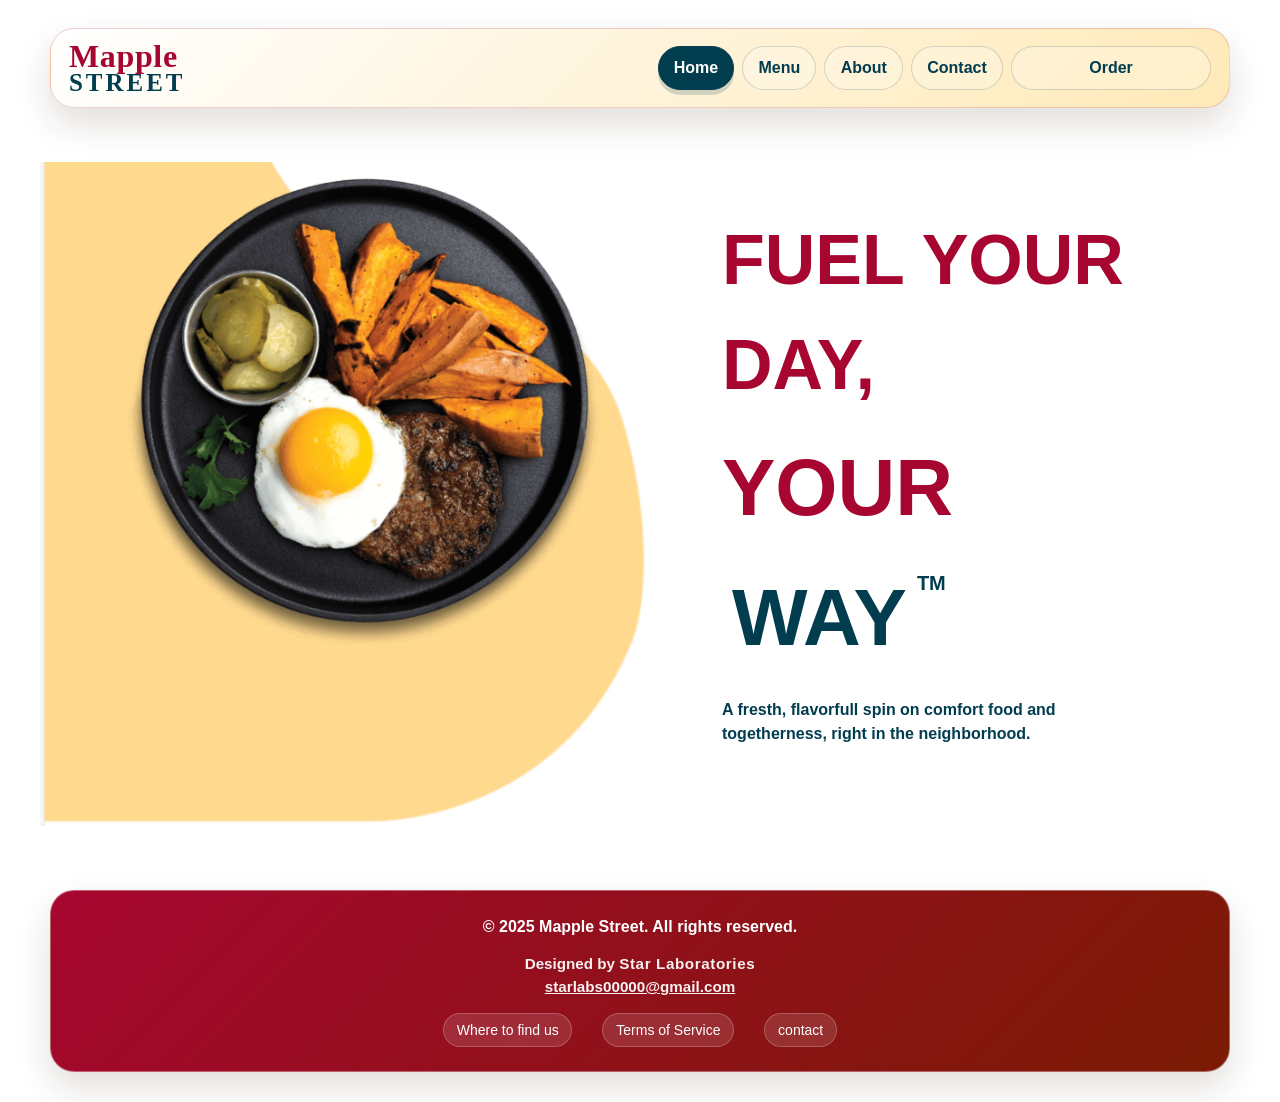
<file: index.html>
<!DOCTYPE html>
<html lang="en">

<head>
    <meta charset="UTF-8" />
    <meta name="viewport" content="width=device-width, initial-scale=1.0" />
    <title>Mapple Street</title>
    <link rel="stylesheet" href="style.css" />
    <link rel="stylesheet" href="shared.css" />

</head>

<body>
    <header>
        <div class="brand">
            
            <h1 class="logo">Mapple<span>Street</span></h1>
        </div>

        <nav class="navbar">
            


            <input type="checkbox" id="menu-toggle">
            <label for="menu-toggle" class="menu-icon">&#9776;</label>


            <ul class="nav-links">
                <li><a class="home" href="../Assignment 7/Index.html" aria-current="page">Home</a></li>
                <li><a class="menu" href="../Assignment 7/menu/menu.html">Menu</a></li>

                <li><a class="about" href="../Assignment 7/about/index.html">About</a></li>
                <li><a class="contact" href="../Assignment 7/m/contact.html">Contact</a></li>
                <li><a class="navbar-btn" href="../Assignment 7/Order for Final Project/index-1.html">Order</a></li>
            </ul>
        </nav>
    </header>





    <main>

        <div class="image-text-container">
            <img class="pic" src="Screenshot (28).png" width="500px" alt="Descriptive alt text">
            <div class="text-side">
                <div class="text">
                    <h2>FUEL YOUR DAY,</h2>
                    <h3>YOUR<b class="way">WAY<sup>TM</sup></b></h3>
                    <p>A fresth, flavorfull spin on comfort food and <br>
                        togetherness, right in the neighborhood.</p>





                    <p><br></p>

                </div>
            </div>
        </div>

    </main>
    <footer class="footer">
        <div class="footer-container">
            <p>&copy; 2025 Mapple Street. All rights reserved.</p>
            <p class="footer-credit">Designed by <strong>Star Laboratories</strong><br>
                <a href="mailto:starlabs00000@gmail.com">starlabs00000@gmail.com</a>
            </p>
            <div class="footer-links">
                <a class="where" href="../Assignment 7/about/index.html">Where to find us</a>
                <a class="terms" href="../Assignment 7/m/contact.html">Terms of Service</a>
                <a class="contact-us" href="../Assignment 7/m/contact.html">contact </a>
            </div>
        </div>
    </footer>


</body>

</html>
</file>
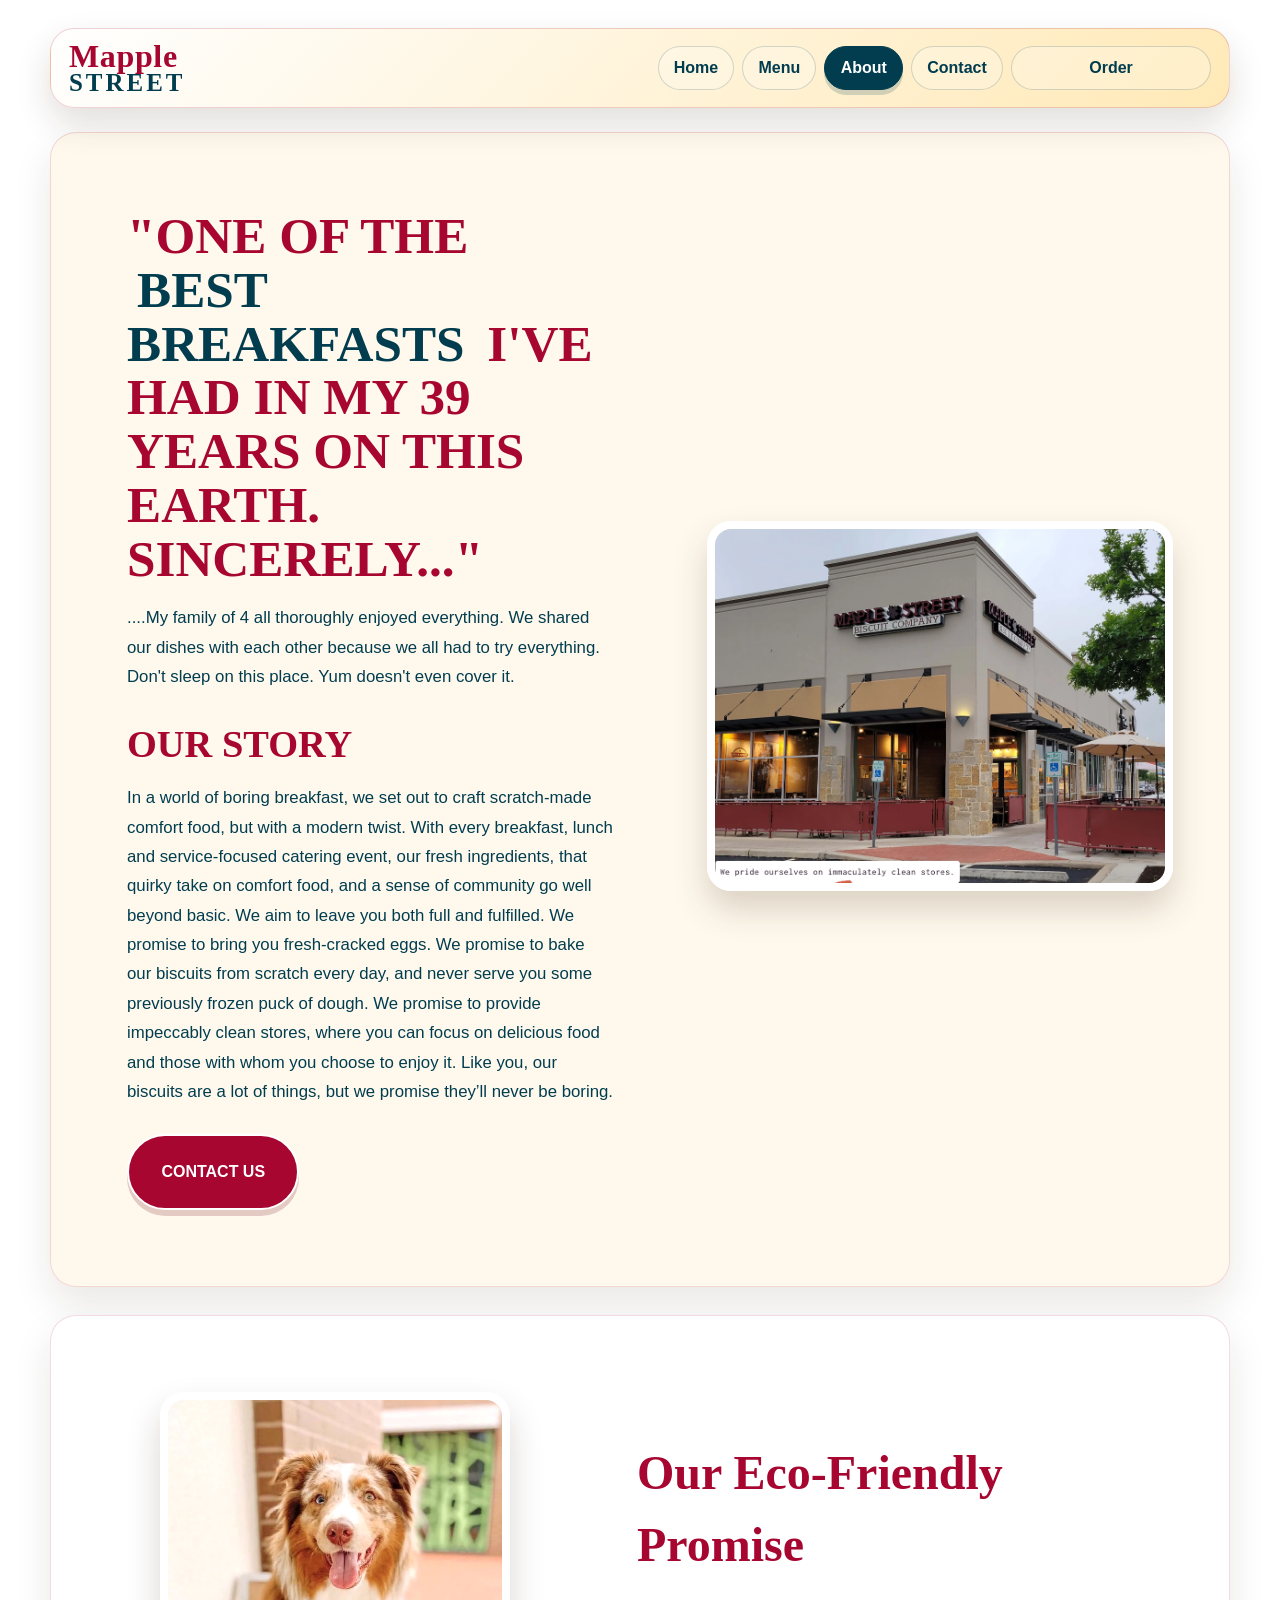
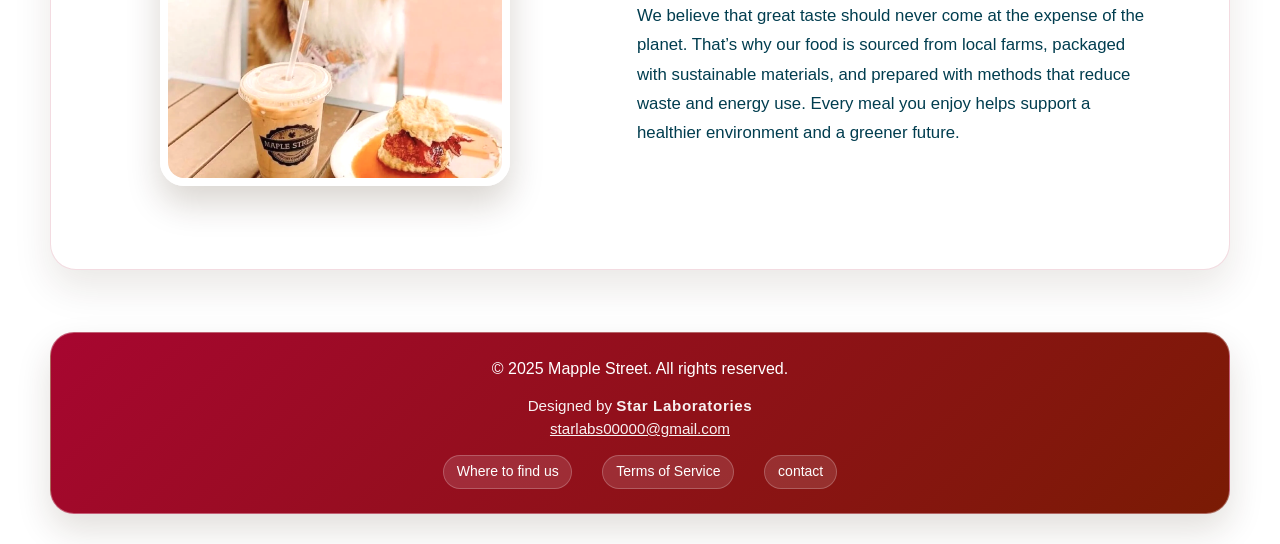
<file: about/index.html>
<!DOCTYPE html>
<html lang="en">

<head>
    <meta charset="UTF-8">
    <meta name="viewport" content="width=device-width, initial-scale=1.0">
    <title>About</title>
    <link rel="stylesheet" href="./about.css">
    <link rel="stylesheet" href="../shared.css">
</head>

<body>

    <header>
        <div class="brand">
            
            <h1 class="logo">Mapple<span>Street</span></h1>
        </div>

          <nav class="navbar">
            


            <input type="checkbox" id="menu-toggle">
            <label for="menu-toggle" class="menu-icon">&#9776;</label>


            <ul class="nav-links">
                <li><a class="home" href="../index.html">Home</a></li>
                <li><a class="menu" href="../menu/menu.html">Menu</a></li>

                <li><a class="about" href="../about/index.html" aria-current="page">About</a></li>
                <li><a class="contact" href="../m/contact.html">Contact</a></li>
                <li><a class="navbar-btn" href="../Order for Final Project/index-1.html">Order</a></li>
            </ul>
        </nav>
    </header>



    <div class="section">
        
        <div class="left">
            <h1 class="page-header">"ONE OF THE <span class="highlight">BEST BREAKFASTS</span>
        I'VE HAD IN MY 39 YEARS ON THIS EARTH. SINCERELY..."</h1>
            <p class="page-paragraph">
                ....My family of 4 all thoroughly enjoyed everything. We shared our dishes with
                each other because we all had to try everything. Don't sleep on this place. Yum doesn't
                even cover it.
            </p>

            <h2 class="story">OUR STORY</h2>

            <p>In a world of boring breakfast, we set out to craft scratch-made comfort food, but with a modern twist. With every breakfast, lunch and service-focused catering event, our fresh ingredients, that quirky take on comfort food, and a sense of community go well beyond basic. We aim to leave you both full and fulfilled.

We promise to bring you fresh-cracked eggs. We promise to bake our biscuits from scratch every day, and never serve you some previously frozen puck of dough. We promise to provide impeccably clean stores, where you can focus on delicious food and those with whom you choose to enjoy it. Like you, our biscuits are a lot of things, but we promise they’ll never be boring.</p>
            <a class="cta-btn" href="../m/contact.html"><b>CONTACT US</b></a>
        </div>

       
        <div class="right">
            <div class="outline"></div>
            <img class="building" src="../about/building.png" alt="Breakfast Image">
        </div>
    </div>

     <div class="eco-section">
    
    <div class="eco-left">
      <img src="../dog.png" alt="Eco Friendly Food">
    </div>

    
    <div class="eco-right">
      <h1>Our Eco‑Friendly Promise</h1>
      <p>
        We believe that great taste should never come at the expense of the planet. 
        That’s why our food is sourced from local farms, packaged with sustainable materials, 
        and prepared with methods that reduce waste and energy use. Every meal you enjoy 
        helps support a healthier environment and a greener future.
      </p>
    </div>
  </div>

    <footer class="footer">
        <div class="footer-container">
            <p>&copy; 2025 Mapple Street. All rights reserved.</p>
            <p class="footer-credit">Designed by <strong>Star Laboratories</strong><br>
                <a href="mailto:starlabs00000@gmail.com">starlabs00000@gmail.com</a>
            </p>
            <div class="footer-links">
                <a class="where" href="#">Where to find us</a>
                <a class="terms" href="../m/contact.html">Terms of Service</a>
                <a class="contact-us" href="../m/contact.html">contact </a>
            </div>
        </div>
    </footer>

</body>

</html>
</file>
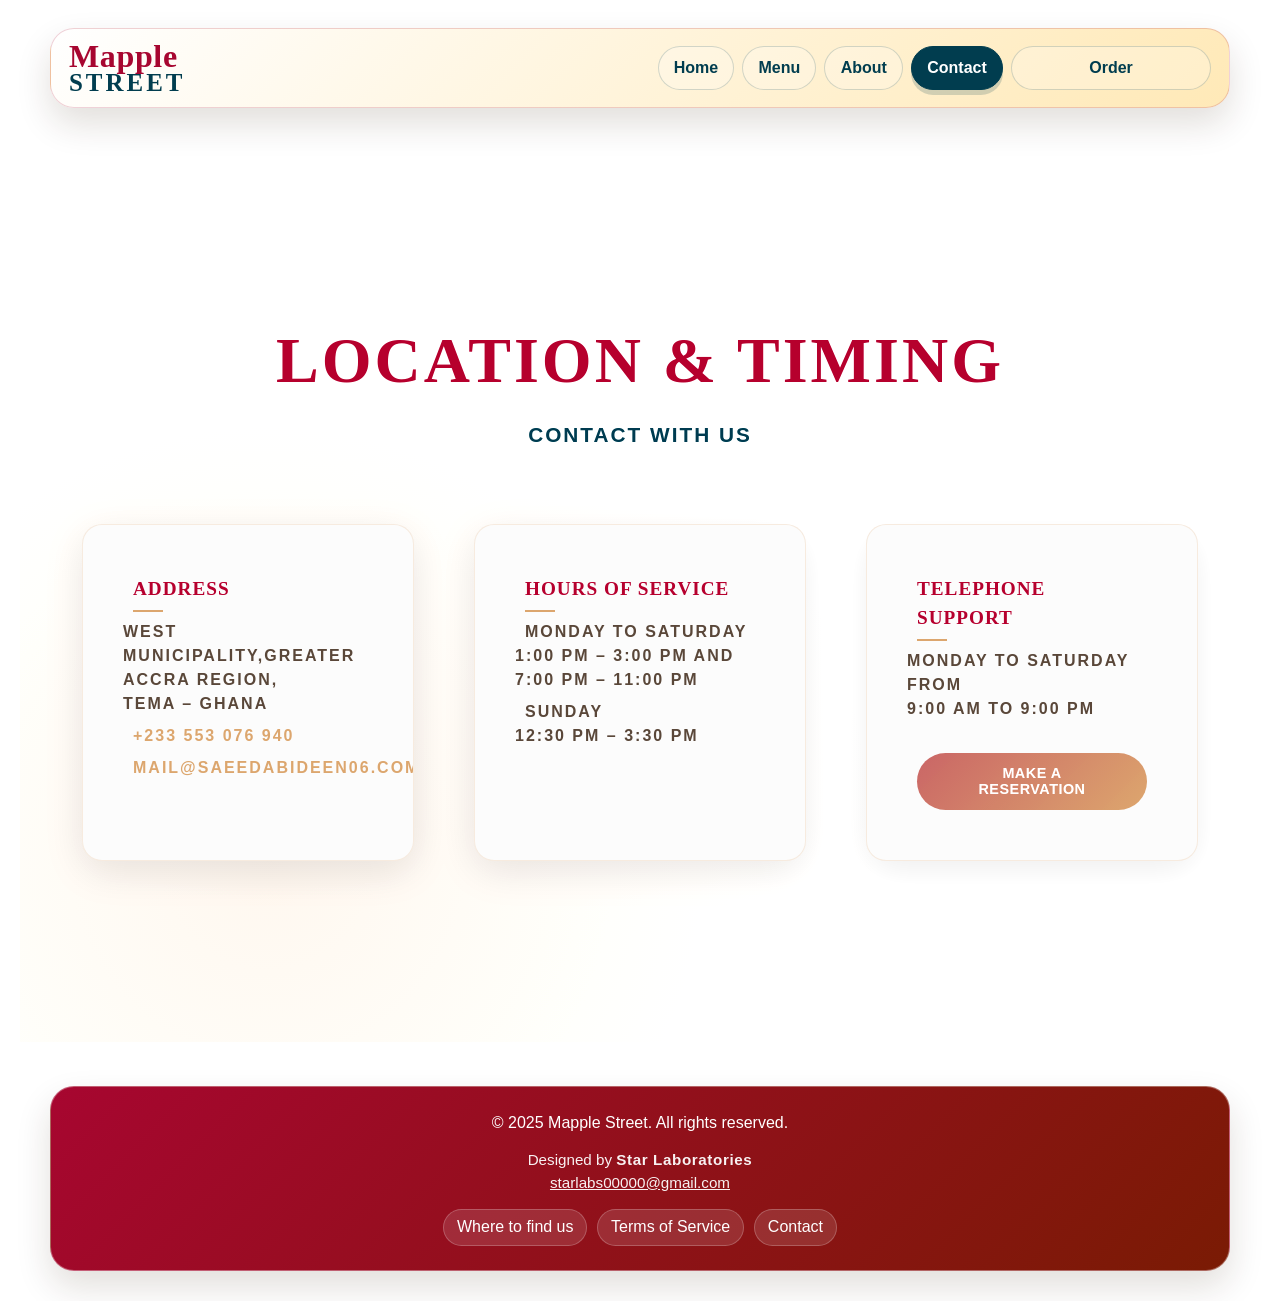
<file: m/contact.html>
<!DOCTYPE html>
<html lang="en">
<head>
    <meta charset="UTF-8">
    <meta name="viewport" content="width=device-width, initial-scale=1.0">
    <title>Contact – Saeed&Co</title>
    <link rel="stylesheet" href="./contact.css">
    <link rel="stylesheet" href="../shared.css">
    
</head>
<body>

     <header>
        <div class="brand">
            
            <h1 class="logo">Mapple<span>Street</span></h1>
        </div>

         <nav class="navbar">
            


            <input type="checkbox" id="menu-toggle">
            <label for="menu-toggle" class="menu-icon">&#9776;</label>


            <ul class="nav-links">
                <li><a class="home" href="../index.html">Home</a></li>
                <li><a class="menu" href="../menu/menu.html">Menu</a></li>

                <li><a class="about" href="../about/index.html">About</a></li>
                <li><a class="contact" href="../m/contact.html" aria-current="page">Contact</a></li>
                <li><a class="navbar-btn" href="../Order for Final Project/index-1.html">Order</a></li>
            </ul>
        </nav>
    </header>

  

    
    <section class="contact-section">
        <div class="contact-content">
            <h1 class="location">LOCATION & TIMING</h1>
            <p>CONTACT WITH US</p>

            <div class="info-grid">
               
                <div class="card">
                    <h3 class="grid-header" >Address</h3>
                    <p>WEST MUNICIPALITY,GREATER ACCRA REGION,<br>Tema – Ghana</p>
                    <p><a href="tel:+233553076940">+233 553 076 940</a></p>
                    <p><a href="mailto:mail@saeedabideen.com">mail@saeedabideen06.com</a></p>
                </div>

                
                <div class="card">
                    <h3 class="grid-header">Hours of Service</h3>
                    <p><strong>Monday to Saturday</strong><br>
                       1:00 pm – 3:00 pm and<br>
                       7:00 pm – 11:00 pm</p>
                    <p><strong>Sunday</strong><br>
                       12:30 pm – 3:30 pm</p>
                </div>

              
                <div class="card">
                    <h3 class="grid-header">Telephone Support</h3>
                    <p>Monday to Saturday from<br>
                       9:00 am to 9:00 pm</p>
                    <button class="btn-reserve">Make a Reservation</button>
                </div>
            </div>
        </div>
    </section>

    <footer class="footer">
        <div class="footer-container">
            <p>&copy; 2025 Mapple Street. All rights reserved.</p>
            <p class="footer-credit">Designed by <strong>Star Laboratories</strong><br>
                <a href="mailto:starlabs00000@gmail.com">starlabs00000@gmail.com</a>
            </p>
            <div class="footer-links">
                <a class="where" href="../about/index.html">Where to find us</a>
                <a class="terms" href="../m/contact.html">Terms of Service</a>
                <a class="contact-us" href="../m/contact.html">Contact</a>
            </div>
        </div>
    </footer>

</body>
</html>
</file>
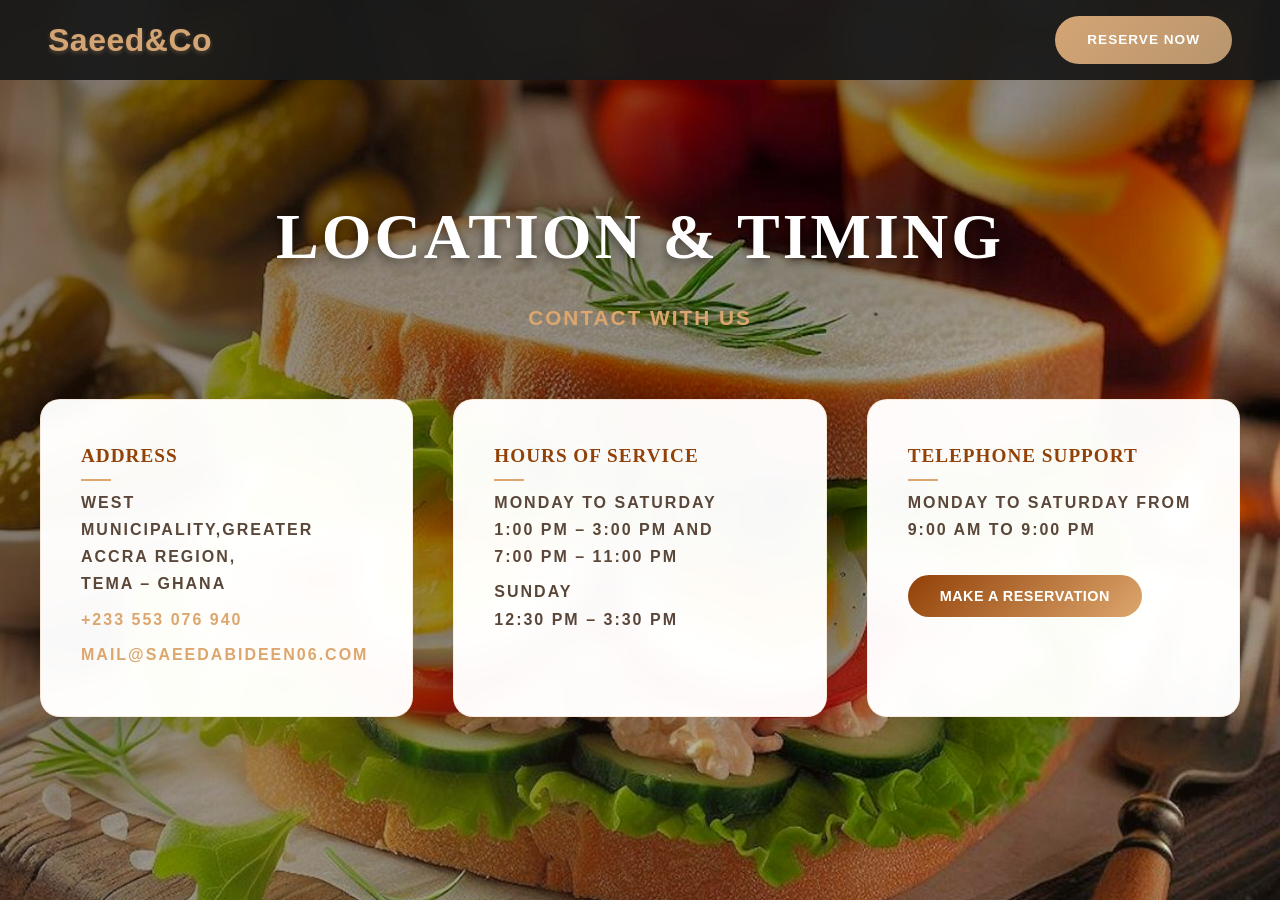
<file: m/jh.html>
<!DOCTYPE html>
<html lang="en">
<head>
    <meta charset="UTF-8">
    <meta name="viewport" content="width=device-width, initial-scale=1.0">
    <title>Contact – Saeed&Co</title>
    <link rel="stylesheet" href="./jh.css">
    
        
    
</head>
<body>

    <!-- Fixed Blank Navbar -->
    <nav class="navbar" id="navbar">
        <a href="#" class="logo">Saeed&Co</a>
        <div><!-- Completely empty --></div>
        <a href="#" class="reserve-btn">Reserve Now</a>
    </nav>

    <!-- Blended Contact Section -->
    <section class="contact-section">
        <div class="contact-content">
            <h1>LOCATION & TIMING</h1>
            <p>CONTACT WITH US</p>

            <div class="info-grid">
                <!-- Address Card -->
                <div class="card">
                    <h3>Address</h3>
                    <p>WEST MUNICIPALITY,GREATER ACCRA REGION,<br>Tema – Ghana</p>
                    <p><a href="tel:+233553076940">+233 553 076 940</a></p>
                    <p><a href="mailto:mail@saeedabideen.com">mail@saeedabideen06.com</a></p>
                </div>

                <!-- Hours Card -->
                <div class="card">
                    <h3>Hours of Service</h3>
                    <p><strong>Monday to Saturday</strong><br>
                       1:00 pm – 3:00 pm and<br>
                       7:00 pm – 11:00 pm</p>
                    <p><strong>Sunday</strong><br>
                       12:30 pm – 3:30 pm</p>
                </div>

                <!-- Support Card -->
                <div class="card">
                    <h3>Telephone Support</h3>
                    <p>Monday to Saturday from<br>
                       9:00 am to 9:00 pm</p>
                    <button class="btn-reserve">Make a Reservation</button>
                </div>
            </div>
        </div>
    </section>

    <script>
        // Subtle scroll effect for navbar
        window.addEventListener('scroll', () => {
            document.getElementById('navbar').classList.toggle('scrolled', window.scrollY > 50);
        });
    </script>

</body>
</html>
</file>
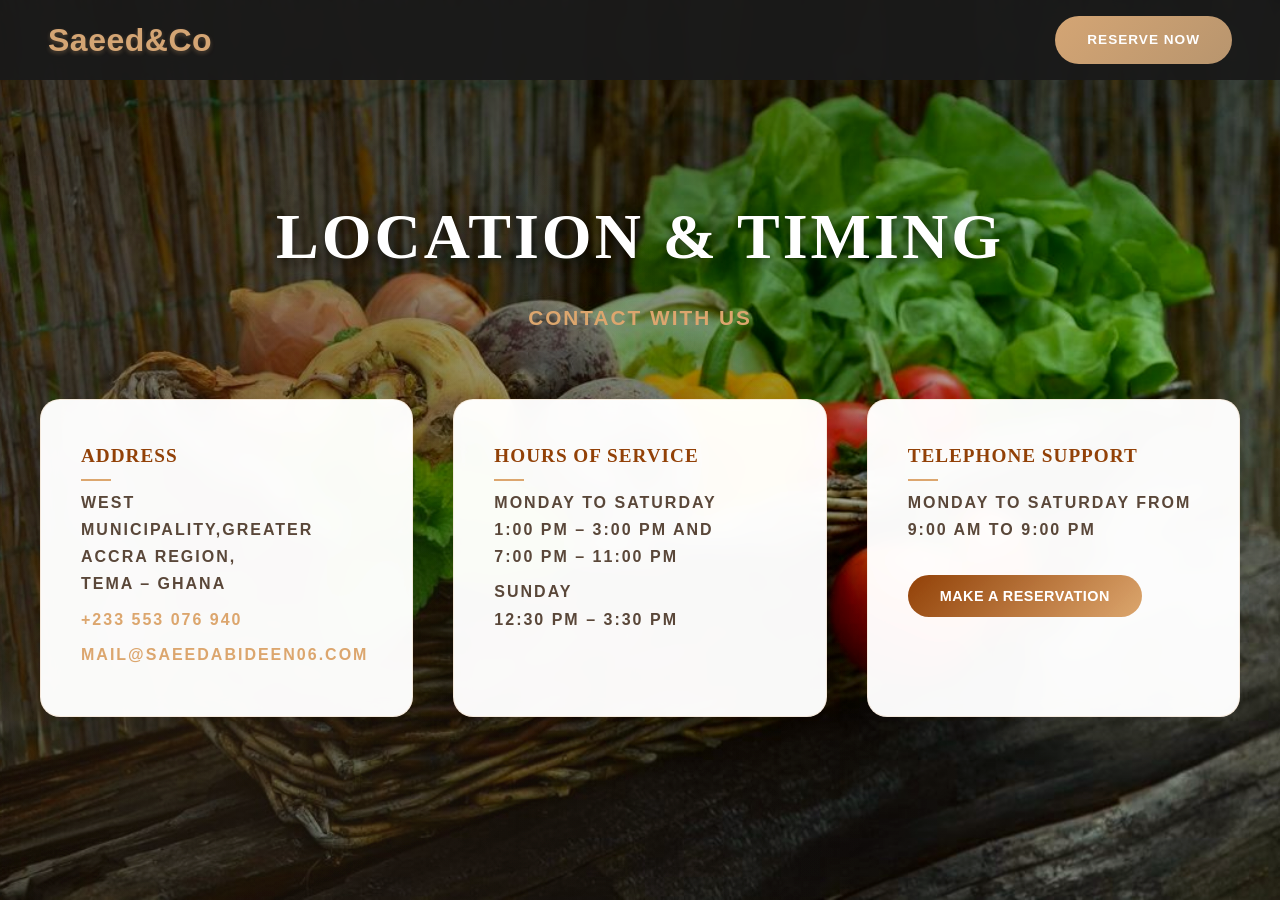
<file: m/me.html>
<!DOCTYPE html>
<html lang="en">
<head>
    <meta charset="UTF-8">
    <meta name="viewport" content="width=device-width, initial-scale=1.0">
    <title>Contact – Saeed&Co</title>
    <link rel="stylesheet" href="./me.css">
    
       
</head>
<body>

    <!-- Fixed Blank Navbar -->
    <nav class="navbar" id="navbar">
        <a href="#" class="logo">Saeed&Co</a>
        <div><!-- Completely empty --></div>
        <a href="#" class="reserve-btn">Reserve Now</a>
    </nav>

    <!-- Blended Contact Section -->
    <section class="contact-section">
        <div class="contact-content">
            <h1>LOCATION & TIMING</h1>
            <p>CONTACT WITH US</p>

            <div class="info-grid">
                <!-- Address Card -->
                <div class="card">
                    <h3>Address</h3>
                    <p>WEST MUNICIPALITY,GREATER ACCRA REGION,<br>Tema – Ghana </p>
                    <p><a href="tel:+233553076940">+233 553 076 940</a></p>
                    <p><a href="mailto:mail@saeedabideen.com">mail@saeedabideen06.com</a></p>
                </div>

                <!-- Hours Card -->
                <div class="card">
                    <h3>Hours of Service</h3>
                    <p><strong>Monday to Saturday</strong><br>
                       1:00 pm – 3:00 pm and<br>
                       7:00 pm – 11:00 pm</p>
                    <p><strong>Sunday</strong><br>
                       12:30 pm – 3:30 pm</p>
                </div>

                <!-- Support Card -->
                <div class="card">
                    <h3>Telephone Support</h3>
                    <p>Monday to Saturday from<br>
                       9:00 am to 9:00 pm</p>
                    <button class="btn-reserve">Make a Reservation</button>
                </div>
            </div>
        </div>
    </section>

    <script>
        // Subtle scroll effect for navbar
        window.addEventListener('scroll', () => {
            document.getElementById('navbar').classList.toggle('scrolled', window.scrollY > 50);
        });
    </script>

</body>
</html>
</file>
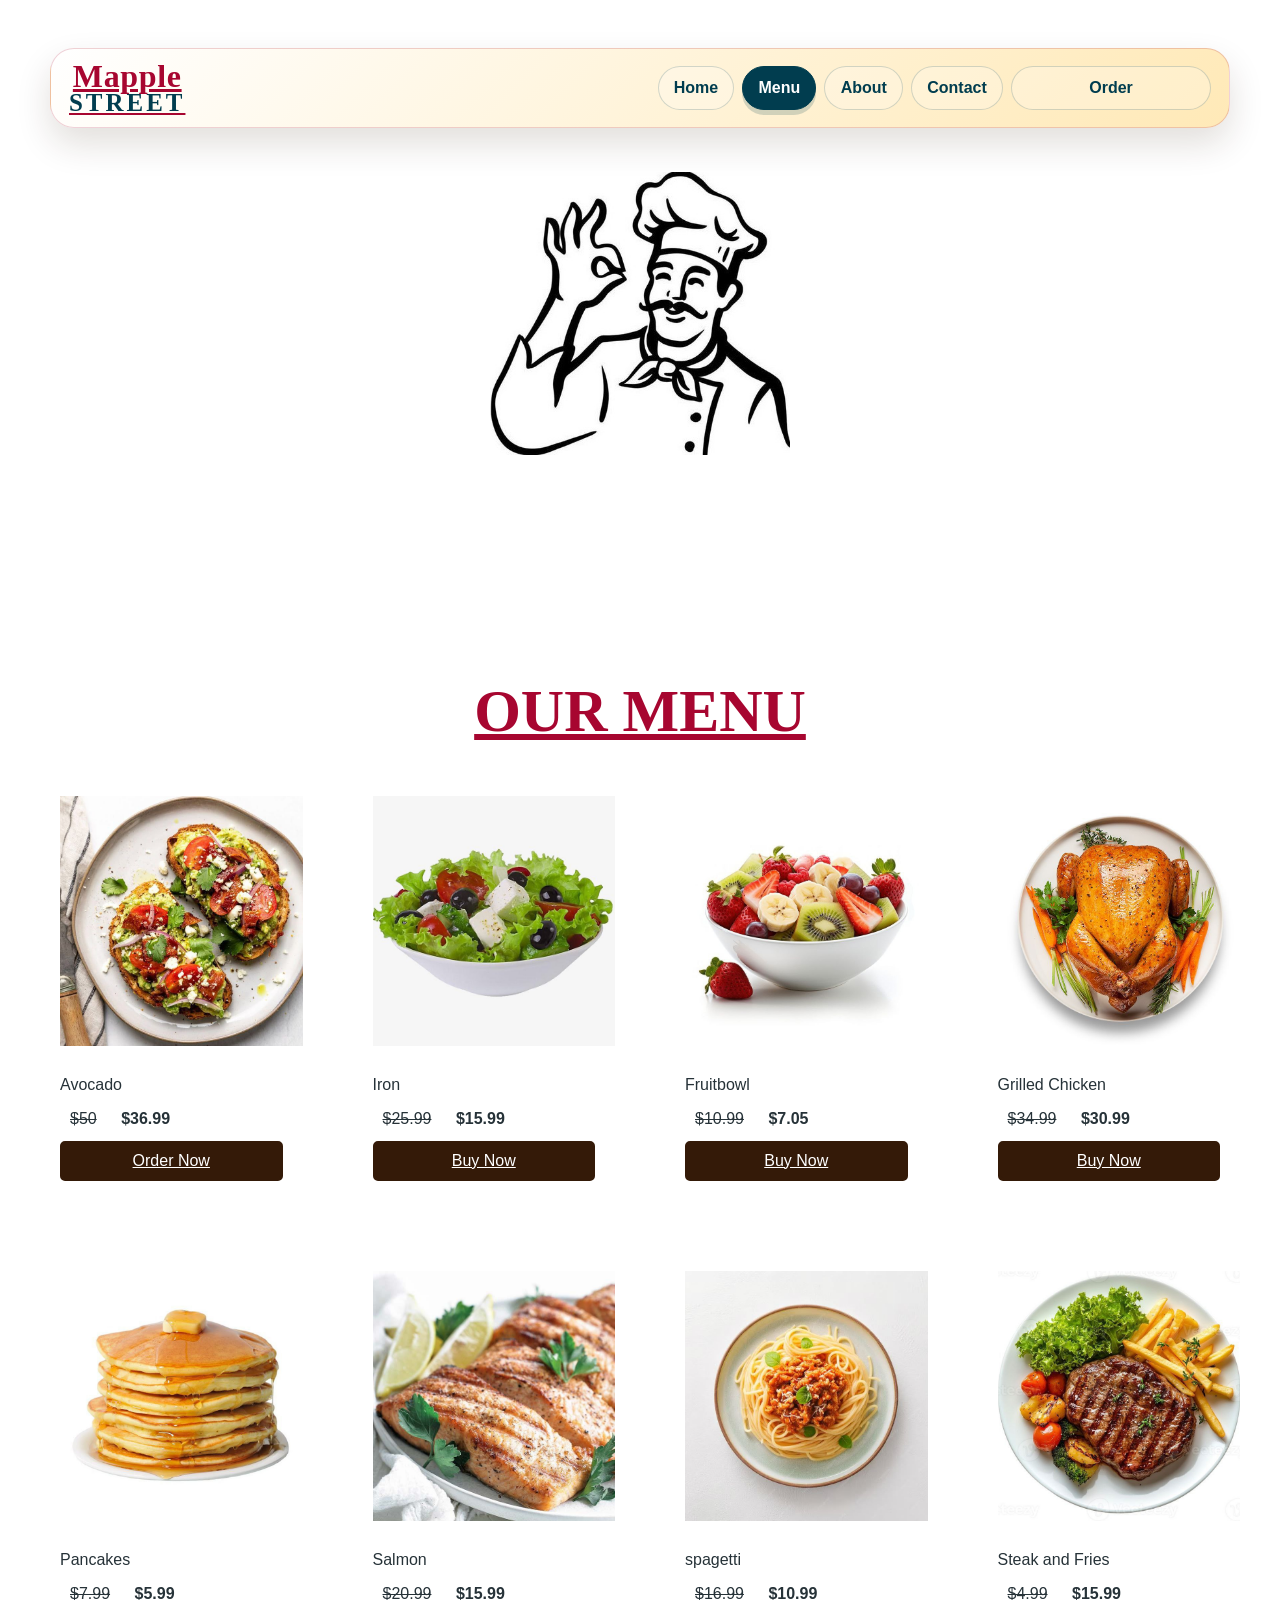
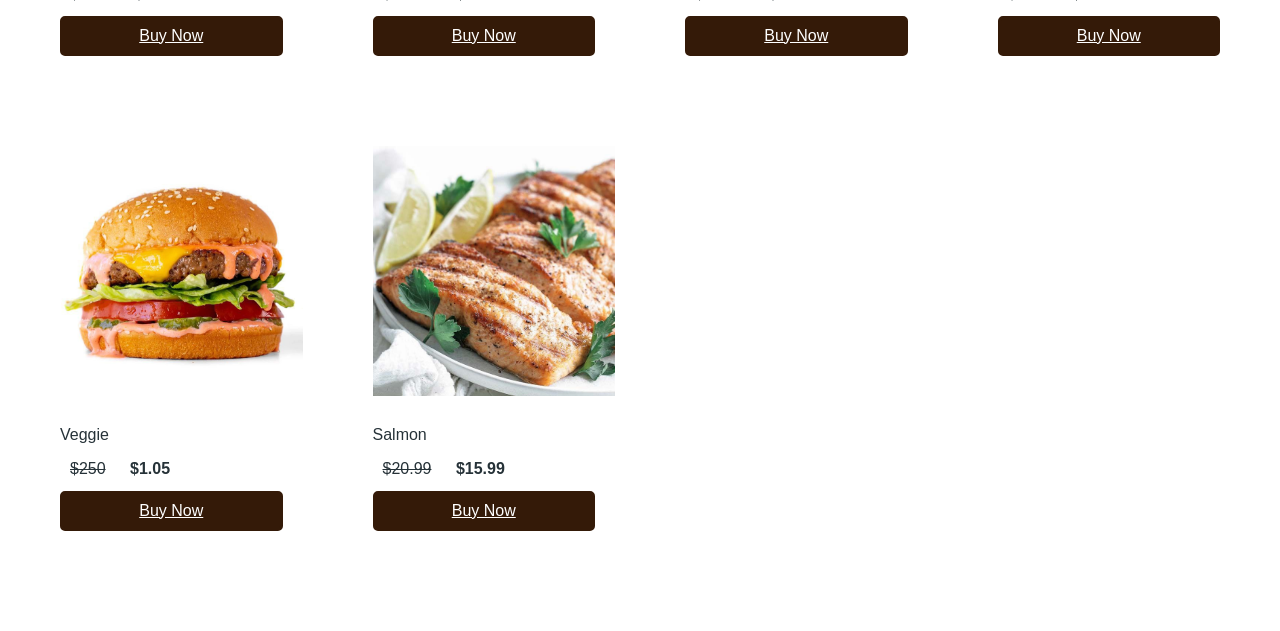
<file: menu/menu.html>
<!DOCTYPE html>
<html lang="en">

<head>
    <meta charset="UTF-8" />
    <meta name="viewport" content="width=device-width, initial-scale=1.0" />
    <title>Flame & Fork</title>
    <link rel="stylesheet" href="menu.css" />
    <link rel="stylesheet" href="../shared.css" />
    <form action="../menu/review.html"></form>
</head>

<body>

      <header>
        <div class="brand">
            
            <h1 class="logo">Mapple<span>Street</span></h1>
        </div>

       <nav class="navbar">
            


            <input type="checkbox" id="menu-toggle">
            <label for="menu-toggle" class="menu-icon">&#9776;</label>


            <ul class="nav-links">
                <li><a class="home" href="../index.html">Home</a></li>
                <li><a class="menu" href="#" aria-current="page">Menu</a></li>

                <li><a class="about" href="../about/index.html">About</a></li>
                <li><a class="contact" href="../m/contact.html">Contact</a></li>
                <li><a class="navbar-btn" href="../Order for Final Project/index-1.html">Order</a></li>
            </ul>
        </nav>
    </header>




   
     <div style="text-align: center;">
            <img class="chef" src="images/chef kiss1.jpg" width="300px"  alt="Centered Image">
        </div><br>
       

    <section class="product-section">
        <div class="container">
             <div class="details">
         <h1>OUR MENU</h1>
      
       </div>
            <p class="section"></p>
            <div class="product-wrapper">
                <div class="product">
                    <img src="./images/avocado.jpg" alt="image">
                    <p class="product-title">Avocado</p>
                    <p class="product-title"><s>$50</s> <b>$36.99</b></p>
                    <a class="buy-btn" href="../Order for Final Project/index-1.html">Order Now</a>

                </div>

                <div class="product">
                    <img src="./images/cesar.jpg" alt="image">
                    <p class="product-title">Iron</p>
                    <p class="product-title"><s>$25.99</s> <b>$15.99</b></p>
                    <a class="buy-btn" href="../Order for Final Project/index-1.html">Buy Now</a>

                </div>
                <div class="product">
                    <img src="./images/fruitbowl.jpg" alt="image">
                    <p class="product-title">Fruitbowl</p>
                    <p class="product-title"><s>$10.99</s> <b>$7.05</b></p>
                    <a class="buy-btn" href="../Order for Final Project/index-1.html">Buy Now</a>

                </div>
                <div class="product">
                    <img src="./images/grilledchicken.jpg" alt="image">
                    <p class="product-title">Grilled Chicken</p>
                    <p class="product-title"><s>$34.99</s> <b>$30.99</b></p>
                    <a class="buy-btn" href="../Order for Final Project/index-1.html">Buy Now</a>

                </div>
                <div class="product">
                    <img src="./images/pancakes.jpg" alt="image">
                    <p class="product-title">Pancakes</p>
                    <p class="product-title"><s>$7.99</s> <b>$5.99</b></p>
                    <a class="buy-btn" href="../Order for Final Project/index-1.html">Buy Now</a>

                </div>
                <div class="product">
                    <img src="./images/salmon.jpg" alt="image">
                    <p class="product-title">Salmon</p>
                    <p class="product-title"><s>$20.99</s> <b>$15.99</b></p>
                    <a class="buy-btn" href="../Order for Final Project/index-1.html">Buy Now</a>

                </div>
                <div class="product">
                    <img src="./images/spagetti.jpg" alt="image">
                    <p class="product-title">spagetti</p>
                    <p class="product-title"><s>$16.99</s> <b>$10.99</b></p>
                    <a class="buy-btn" href="../Order for Final Project/index-1.html">Buy Now</a>

                </div>
                <div class="product">
                    <img src="./images/steak and fries.jpg" alt="image">
                    <p class="product-title">Steak and Fries</p>
                    <p class="product-title"><s>$4.99</s> <b>$15.99</b></p>
                    <a class="buy-btn" href="../Order for Final Project/index-1.html">Buy Now</a>

                </div>
                <div class="product">
                    <img src="./images/veggie.jpg" alt="image">
                    <p class="product-title">Veggie</p>
                    <p class="product-title"><s>$250</s> <b>$1.05</b></p>
                    <a class="buy-btn" href=".../Order for Final Project/index-1.html">Buy Now</a>




                </div>



                 <div class="product">
                    <img src="./images/salmon.jpg" alt="image">
                    <p class="product-title">Salmon</p>
                    <p class="product-title"><s>$20.99</s> <b>$15.99</b></p>
                    <a class="buy-btn" href="../Order for Final Project/index-1.html">Buy Now</a>

                </div>
            </div>
          

    </section>






</body>

</html>
</file>
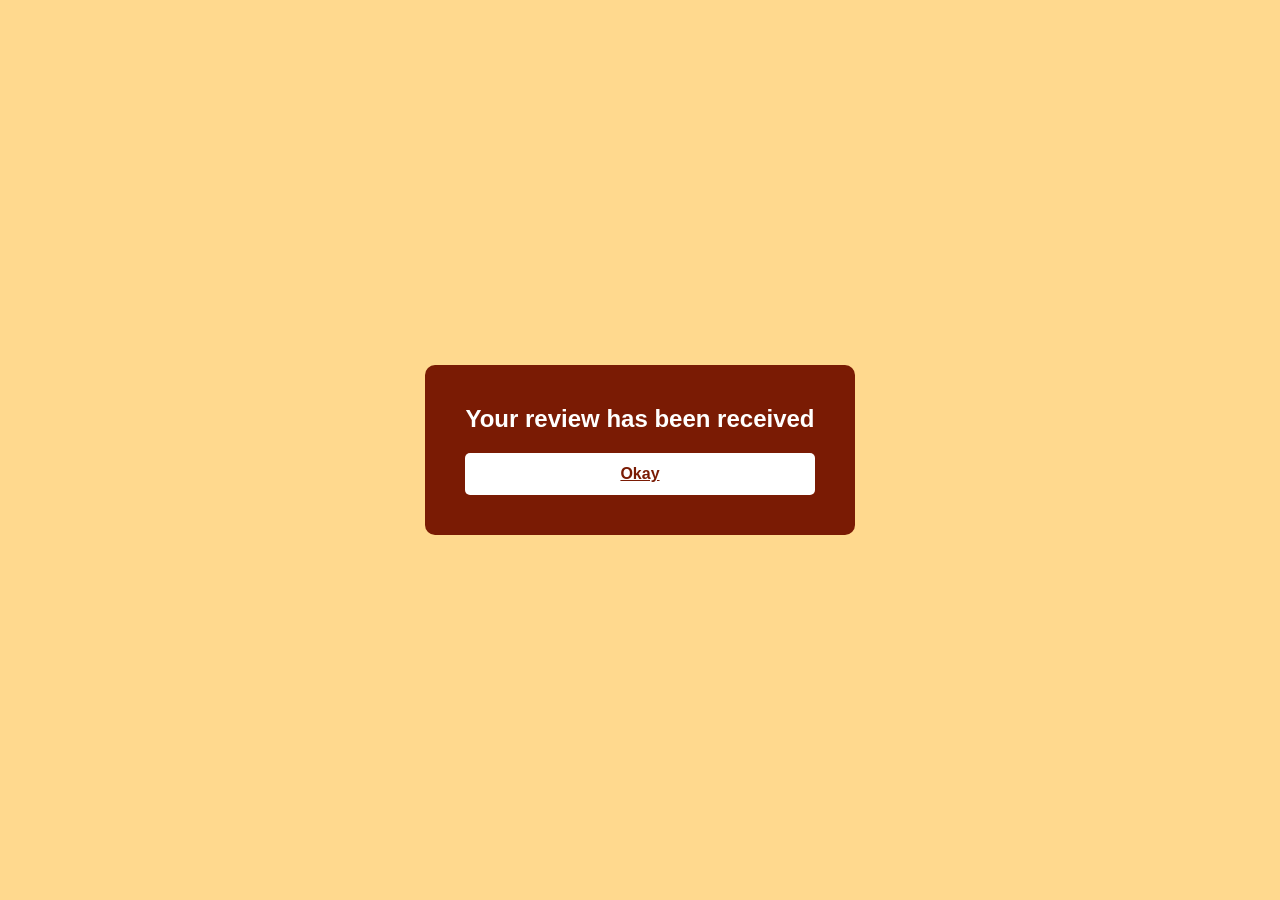
<file: menu/review.html>
<!DOCTYPE html>
<html lang="en">
<head>
    <meta charset="UTF-8">
    <meta name="viewport" content="width=device-width, initial-scale=1.0">
    <title>Review Submitted</title>
    <link rel="stylesheet" href="review.css">
</head>
<body>
    <div class="container">
        <div class="grid-box">
            <h1>Your review has been received</h1>
           
            <a class="ok-btn" href="../menu/menu.html">Okay</a>
        </div>
    </div>
</body>
</html>
</file>
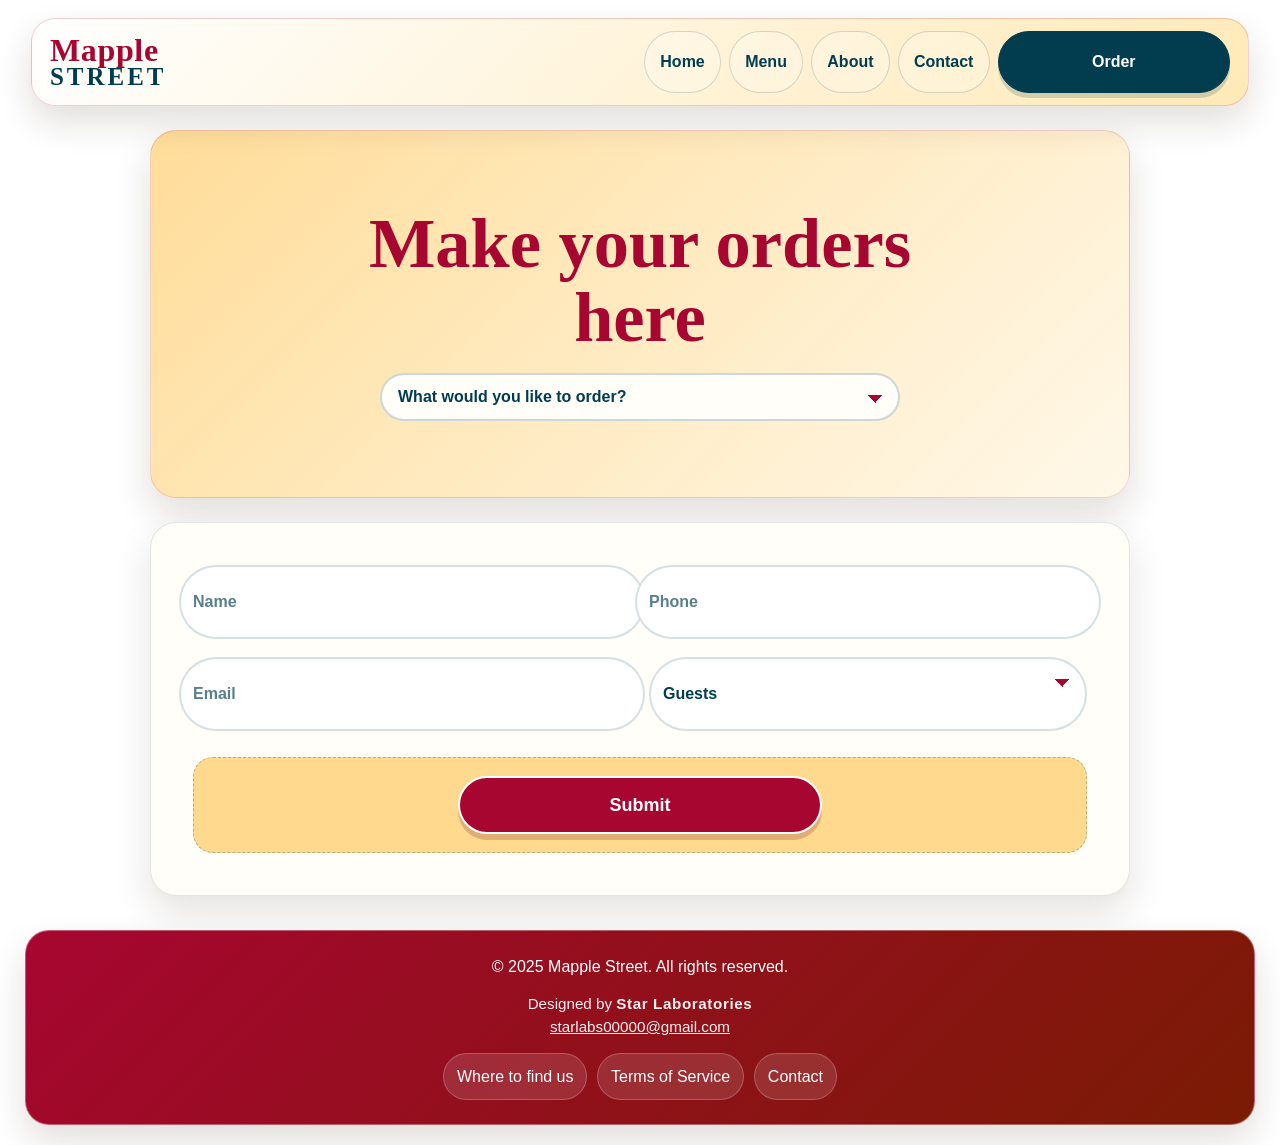
<file: Order for Final Project/index-1.html>
<!DOCTYPE html>
<html lang="en">
<head>
    <meta charset="UTF-8">
    <meta name="viewport" content="width=device-width, initial-scale=1.0">
    <title>Order section</title>
    <link rel="stylesheet" href="./order.css">
    <link rel="stylesheet" href="../shared.css">
    <form action="order-placed.html"></form>
</head>
<body>

     <header>
        <div class="brand">
        
            <h1 class="logo">Mapple<span>Street</span></h1>
        </div>

       <nav class="navbar">
            


            <input type="checkbox" id="menu-toggle">
            <label for="menu-toggle" class="menu-icon">&#9776;</label>


            <ul class="nav-links">
                <li><a class="home" href="../index.html">Home</a></li>
                <li><a class="menu" href="../menu/menu.html">Menu</a></li>

                <li><a class="about" href="../about/index.html">About</a></li>
                <li><a class="contact" href="../m/contact.html">Contact</a></li>
                <li><a class="navbar-btn" href="../Order for Final Project/index-1.html" aria-current="page">Order</a></li>
            </ul>
        </nav>
    </header>
    
    <div class="container">
        <section class="head">
       <div class="details">
         <h1>Make your orders here</h1>
            <select class="select-food">
                <option>What would you like to order?</option>
                <option>Avocado</option>
                <option >Iron</option>
                <option>Fruitbowl</option>
                <option>Grilled Chicken</option>
                <option>Pancakes</option>
                <option>Salmon</option>
                <option>spagetti</option>
                <option>Steak and Fries</option>
                <option>Veggie</option>
                <option>Salmon</option>
            </select>
       </div>
    </section>
        <form action="#" class="forms">
            <input type="text" placeholder="Name" required>
            <input type="text" placeholder="Phone" maxlength="10" required>
             <input type="email" placeholder="Email" required>
            <select required>
                <option>Guests</option>
                <option>2</option>
                <option>3</option>
                <option>4</option>
                <option>5</option>
                <option>6</option>
                <option>7</option>
                <option>8</option>
                <option>9</option>
                <option>10+</option>
            </select>
           

            <section>
                
                 <a class="section-btn"  href="../Order for Final Project/order-placed.html">Submit</a>
            </section>

            

        </form>
    </div>

    <footer class="footer">
        <div class="footer-container">
            <p>&copy; 2025 Mapple Street. All rights reserved.</p>
            <p class="footer-credit">Designed by <strong>Star Laboratories</strong><br>
                <a href="mailto:starlabs00000@gmail.com">starlabs00000@gmail.com</a>
            </p>
            <div class="footer-links">
                <a class="where" href="../about/index.html">Where to find us</a>
                <a class="terms" href="../m/contact.html">Terms of Service</a>
                <a class="contact-us" href="../m/contact.html">Contact</a>
            </div>
        </div>
    </footer>
</body>
</html>
</file>
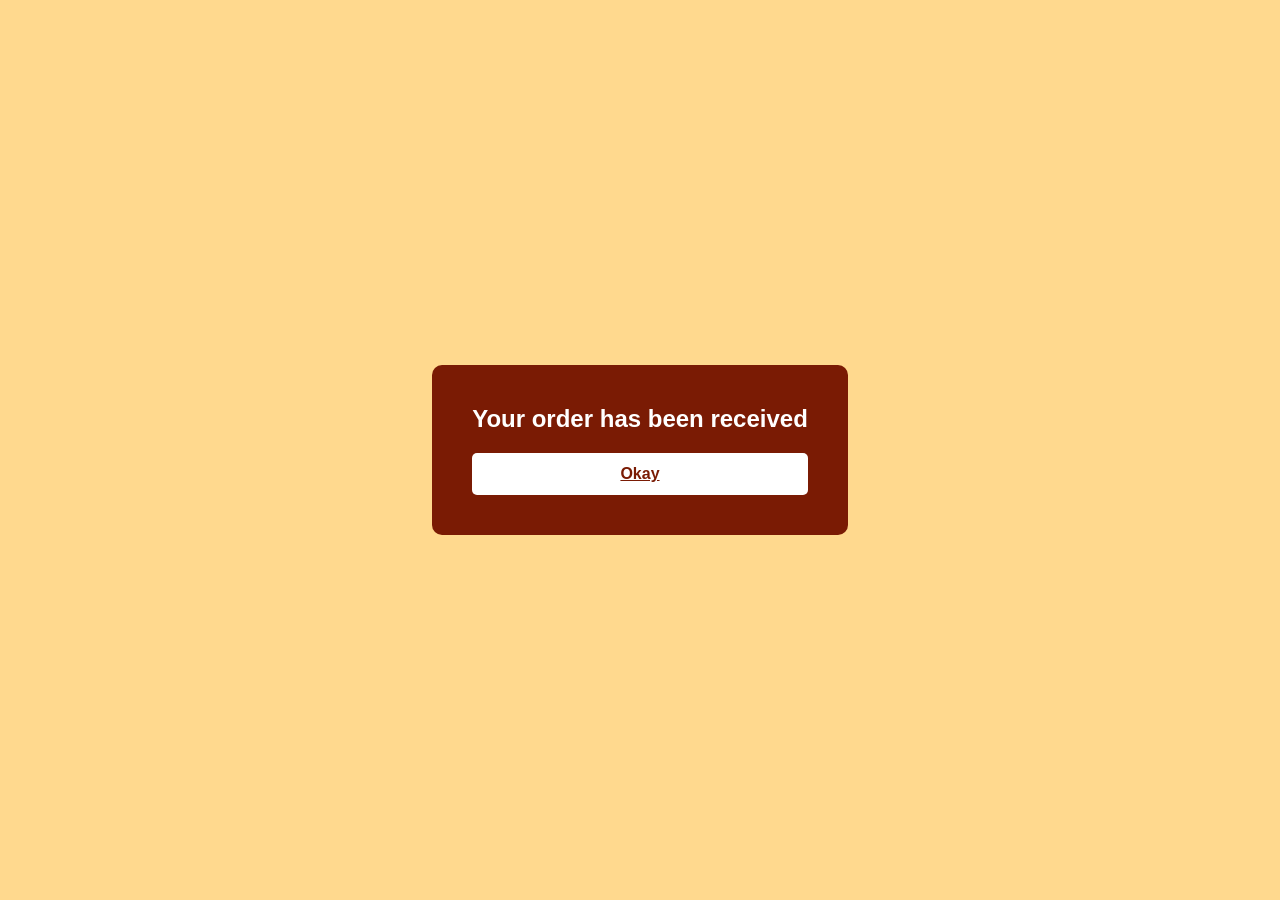
<file: Order for Final Project/order-placed.html>
<!DOCTYPE html>
<html lang="en">
<head>
    <meta charset="UTF-8">
    <meta name="viewport" content="width=device-width, initial-scale=1.0">
    <title>Review Submitted</title>
    <link rel="stylesheet" href="order-placed.css">
</head>
<body>
    <div class="container">
        <div class="grid-box">
            <h1>Your order has been received</h1>
           
            <a class="ok-btn" href="../Order for Final Project/index-1.html">Okay</a>
        </div>
    </div>
</body>
</html>
</file>
<file: style.css>
* {
    margin: 10px;
    padding: 0;
    box-sizing: border-box;


}

body {
    background-color: white;
    color: black;
    font-family: 'Segoe UI', sans-serif;
    display: flex;
    flex-direction: column;


}

header {
    display: flex;
    flex-wrap: wrap;
    justify-content: space-between;
    align-items: center;

    background-color: white;
    border-radius: 20px;
    max-width: 1500px;

}


.navbar {
    display: flex;
    justify-content: space-between;
    align-items: center;
    background: rgb(255, 217, 142);
    padding: 10px 20px;

}

.logo {
    font-size: 22px;
    font-weight: bold;
}


#menu-toggle {
    display: none;
}

.menu-icon {
    display: none;
    font-size: 28px;
    cursor: pointer;
}

.nav-links {
    list-style: none;
    display: flex;
    gap: 20px;
}

.nav-links li a {

    text-decoration: none;
    font-weight: bold;
}


@media (max-width: 768px) {
    .menu-icon {
        display: block;
    }

    .nav-links {
        position: absolute;
        top: 60px;
        right: 0;
        background: gray;
        flex-direction: column;
        width: 200px;
        display: none;
        padding: 20px;
    }


    #menu-toggle:checked~.nav-links {
        display: flex;
    }
}



.logo {
    font-family: 'Great Vibes', cursive;

    font-size: 30px;
    font-weight: bold;
    color: rgb(167, 6, 48);
}

.coffe-logo {
    top: 10px;
    border-radius: 70px;
}






.logo span {
    color: rgb(167, 6, 48);
}





.home {

    padding: 8px;
    background: rgb(1, 61, 79);
    border: rgb(1, 61, 79) solid;
    color: white;
    border-radius: 10px;
    text-decoration: none;
    font-size: 15px;



}

.home :hover {
    color: rgb(167, 6, 48);

}

.about {
    padding: 7px;
    font-size: 20px;
    color: rgb(1, 61, 79);
    border-radius: 3px;
    text-decoration: none;


}

.about :hover {
    color: rgb(167, 6, 48);


}

.contact {
    padding: 7px;
    font-size: 20px;
    color: rgb(1, 61, 79);
    border-radius: 3px;
    text-decoration: none;
    border-radius: 30px;




}
.menu {
    padding: 7px;
    font-size: 20px;
    color: rgb(1, 61, 79);
    border-radius: 3px;
    text-decoration: none;


}



.navbar-btn {
    text-align: center;
    text-decoration: none;
    width: 200px;
    padding: 8px;
    background: rgb(1, 61, 79);
    box-shadow: rgb(1, 61, 79) -7px 6px;
    color: white;
    border: white solid;
    border-radius: 10px;
    font-size: 25px;
}

.navbar-btn :hover {
    color: rgb(255, 217, 142);
}

.image-text-container {
    display: flex;
    flex-wrap: wrap;
    align-items: center;
    gap: 1rem;
}

.image-text-container img {
    max-width: 100%;
    height: auto;
    flex: 1 1 300px;
}

.text-side {
    flex: 1 1 300px;
    padding: 1rem;
}

.intro {
    height: auto;
    display: block;

}



.text h2 {
    font-size: 70px;
    margin-bottom: 10px;
    color: rgb(167, 6, 48);
}

.text h3 {
    font-size: 80px;
    margin-bottom: 20px;
    color: rgb(167, 6, 48);
}

.way {
    color: rgb(1, 61, 79) !important;
    display: flex;
}

sup {
    font-size: 20px;
}

p {
    color: rgb(1, 61, 79) !important;
    font-weight: 700;


}

button {
    padding: 30px;
    background-color: black;
    border: none;
    color: #fff;
    font-size: 1rem;
    cursor: pointer;
    border-radius: 4px;

}

.hire {
    text-decoration: none;
    width: 200px;
    padding: 5px;
    background: rgb(1, 61, 79);
    box-shadow: rgb(1, 61, 79) -9px 7px;
    color: white;
    border: white solid;
    border-radius: 30px;
    font-size: 25px;
}

.hire :hover {
    box-shadow: none;
}

.pic {
    display: flex !important;
    background-size: cover;
    background-position: center;
    background-repeat: no-repeat;
    flex-wrap: wrap;
    flex: 1 1 200px;
    float: left;
    height: 500px;
    width: 50%;


}

.pic2 {
    display: flex !important;
    background-size: cover;
    background-position: center;
    background-repeat: no-repeat;
    top: 100px;
    border-radius: 30px;
    float: right;


}

.pic3 {
    display: flex !important;
    background-size: cover;

    border-radius: 30px;

    border-radius: 30px;
    float: right;


}

.footer {
    background-color: rgb(167, 6, 48);
    border-radius: 30px;
    color: #fff;
    padding: 20px 0;
    text-align: center;
    font-family: Arial, sans-serif;
}

.footer-container {
    max-width: 1200px;
    margin: 0 auto;
    padding: 0 20px;
}

.footer-links {
    margin-top: 10px;
    padding: 5px;

}

.where {
    padding: 5px;

    border-radius: 30px;
    box-shadow: -5px 3px 2px rgb(115, 18, 22);
}

.terms {
    padding: 5px;

    border-radius: 30px;
    box-shadow: -5px 3px 2px rgb(115, 18, 22);

}

.contact-us {
    padding: 5px;

    border-radius: 30px;
    box-shadow: -5px 3px 2px rgb(115, 18, 22);
}



.footer-links a {
    color: #fff;
    margin: 0 10px;
    text-decoration: none;
    font-size: 14px;
}

.footer-links a:hover {
    text-decoration: underline;
}
</file>
<file: shared.css>
:root {
    --cream: white;
    --cream-soft: #fff8e8;
    --teal: rgb(1, 61, 79);
    --burgundy: rgb(167, 6, 48);
    --brown: rgb(52, 26, 8);
    --ink: #263238;
    --shadow: 0 16px 35px rgba(52, 26, 8, 0.14);
}

body {
    margin: 0;
    background: white;
    color: var(--ink);
    line-height: 1.5;
}

header,
header *,
.footer,
.footer * {
    margin: 0;
}

header {
    width: min(1180px, calc(100% - 32px));
    max-width: none;
    margin: 18px auto 24px;
    padding: 12px 18px;
    display: flex;
    align-items: center;
    justify-content: space-between;
    gap: 18px;
    background: linear-gradient(135deg, var(--cream), #ffe9b7);
    border: 1px solid rgba(167, 6, 48, 0.18);
    border-radius: 24px;
    box-shadow: var(--shadow);
    position: relative;
    z-index: 10;
}

.brand {
    display: flex;
    align-items: center;
    gap: 12px;
    min-width: 0;
}

.coffe-logo {
    width: 74px;
    height: 74px;
    object-fit: cover;
    border-radius: 50%;
    border: 3px solid #fff7e4;
    box-shadow: 0 8px 20px rgba(52, 26, 8, 0.18);
    flex: 0 0 auto;
}

.logo {
    font-family: Georgia, 'Times New Roman', serif;
    font-size: clamp(1.35rem, 3vw, 2rem);
    line-height: 0.95;
    color: var(--burgundy);
    letter-spacing: 0.02em;
    white-space: nowrap;
}

.logo span {
    display: block;
    color: var(--teal);
    font-size: 0.78em;
    letter-spacing: 0.12em;
    text-transform: uppercase;
}

.navbar {
    margin-left: auto;
    padding: 0;
    background: transparent;
}

#menu-toggle {
    display: none;
}

.menu-icon {
    display: none;
    width: 44px;
    height: 44px;
    align-items: center;
    justify-content: center;
    border: 2px solid rgba(1, 61, 79, 0.25);
    border-radius: 14px;
    color: var(--teal);
    background: rgba(255, 255, 255, 0.45);
    font-size: 1.6rem;
    cursor: pointer;
}

.nav-links {
    list-style: none;
    display: flex;
    align-items: center;
    gap: 8px;
    padding: 0;
}

.nav-links li {
    margin: 0;
}

.nav-links a,
.navbar-btn {
    min-height: 42px;
    display: inline-flex;
    align-items: center;
    justify-content: center;
    padding: 0.55rem 0.95rem;
    color: var(--teal);
    background: rgba(255, 255, 255, 0.24);
    border: 1.5px solid rgba(1, 61, 79, 0.18);
    border-radius: 999px;
    box-shadow: none;
    text-decoration: none;
    font-size: 1rem;
    font-weight: 800;
    transition: transform 0.2s ease, background 0.2s ease, color 0.2s ease, border-color 0.2s ease;
}

.nav-links a:hover,
.nav-links a:focus-visible {
    color: var(--burgundy);
    background: rgba(255, 255, 255, 0.62);
    border-color: rgba(167, 6, 48, 0.32);
    transform: translateY(-1px);
}

.nav-links a[aria-current="page"] {
    color: #fff;
    background: var(--teal);
    border-color: var(--teal);
    box-shadow: 0 5px 0 rgba(1, 61, 79, 0.18);
}

.navbar-btn {
    min-width: 92px;
    color: #fff;
    background: var(--burgundy);
    border: 2px solid rgba(255, 255, 255, 0.82);
    box-shadow: 0 5px 0 rgba(115, 18, 22, 0.24);
}

.navbar-btn:hover,
.navbar-btn:focus-visible {
    color: var(--cream-soft);
    background: var(--teal);
    border-color: #fff;
}

select,
.select-food {
    min-height: 48px;
    padding: 0 44px 0 16px;
    color: var(--teal);
    background-color: #fffef8;
    background-image:
        linear-gradient(45deg, transparent 50%, var(--burgundy) 50%),
        linear-gradient(135deg, var(--burgundy) 50%, transparent 50%);
    background-position:
        calc(100% - 22px) 20px,
        calc(100% - 15px) 20px;
    background-size: 8px 8px, 8px 8px;
    background-repeat: no-repeat;
    border: 2px solid rgba(1, 61, 79, 0.2);
    border-radius: 999px;
    font-weight: 700;
    appearance: none;
    cursor: pointer;
}

select:focus,
.select-food:focus {
    border-color: var(--burgundy);
    box-shadow: 0 0 0 4px rgba(167, 6, 48, 0.12);
    outline: none;
}

.footer {
    width: min(1180px, calc(100% - 32px));
    margin: 34px auto 20px;
    padding: 24px;
    color: #fff;
    background: linear-gradient(135deg, var(--burgundy), #7a1b04);
    border: 1px solid rgba(255, 255, 255, 0.35);
    border-radius: 24px;
    box-shadow: var(--shadow);
    text-align: center;
}

.footer-container {
    max-width: 980px;
    margin: 0 auto;
    display: grid;
    gap: 14px;
}

.footer p,
.footer a {
    color: #fff !important;
}

.footer-links {
    display: flex;
    justify-content: center;
    flex-wrap: wrap;
    gap: 10px;
    padding: 0;
}

.footer-links a,
.footer .Submit {
    display: inline-flex;
    align-items: center;
    justify-content: center;
    min-height: 34px;
    padding: 0.35rem 0.8rem;
    border-radius: 999px;
    background: rgba(255, 255, 255, 0.12);
    border: 1px solid rgba(255, 255, 255, 0.22);
    box-shadow: none;
    text-decoration: none;
}

.footer-links a:hover,
.footer .Submit:hover {
    background: rgba(255, 255, 255, 0.24);
    text-decoration: none;
}

.footer-credit {
    font-size: 0.95rem;
    opacity: 0.94;
}

.footer-credit strong {
    letter-spacing: 0.04em;
}

@media (max-width: 780px) {
    header {
        width: min(100% - 20px, 680px);
        padding: 10px 12px;
        gap: 10px;
    }

    .coffe-logo {
        width: 58px;
        height: 58px;
    }

    .logo {
        font-size: clamp(1.1rem, 6vw, 1.45rem);
    }

    .menu-icon {
        display: inline-flex;
    }

    .nav-links {
        position: absolute;
        left: 0;
        right: 0;
        top: calc(100% + 8px);
        display: none;
        grid-template-columns: 1fr;
        gap: 8px;
        width: 100%;
        padding: 12px;
        background: var(--cream-soft);
        border: 1px solid rgba(1, 61, 79, 0.16);
        border-radius: 20px;
        box-shadow: 0 18px 35px rgba(52, 26, 8, 0.18);
    }

    #menu-toggle:checked ~ .nav-links {
        display: grid;
    }

    .nav-links a,
    .navbar-btn {
        width: 100%;
    }

    .footer {
        width: min(100% - 20px, 680px);
        padding: 20px 14px;
    }
}
</file>
<file: about/about.css>
* {
    margin: 10px;
    padding: 0;
    box-sizing: border-box;


}

body {
    background-color: white;
    color: black;
    font-family: 'Segoe UI', sans-serif;
    display: flex;
    flex-direction: column;


}
header {
    display: flex;
    flex-wrap: wrap;
    justify-content: space-between;
    align-items: center;
   
    background-color: rgb(255, 217, 142);
    border-radius: 20px;
    max-width: 1500px;


}


.logo {
    font-family: 'Great Vibes', cursive;

    font-size: 30px;
    font-weight: bold;
    color: rgb(167, 6, 48);
}

.navbar {
    display: flex;
    justify-content: space-between;
    align-items: center;
    background: rgb(255, 217, 142);
    padding: 10px 20px;

}

.logo {
    font-size: 22px;
    font-weight: bold;
}


#menu-toggle {
    display: none;
}

.menu-icon {
    display: none;
    font-size: 28px;
    cursor: pointer;
}

.nav-links {
    list-style: none;
    display: flex;
    gap: 20px;
}

.nav-links li a {

    text-decoration: none;
    font-weight: bold;
}


@media (max-width: 768px) {
    .menu-icon {
        display: block;
    }

    .nav-links {
        position: absolute;
        top: 60px;
        right: 0;
        background: gray;
        flex-direction: column;
        width: 200px;
        display: none;
        padding: 20px;
    }


    #menu-toggle:checked~.nav-links {
        display: flex;
    }
}


.coffe-logo {
    top: 10px;
    border-radius: 30px;
}






.logo span {
    color: rgb(167, 6, 48);
}





.home {

   padding: 7px;
font-size: 20px;
    color: rgb(1, 61, 79);
    border-radius: 3px;
    text-decoration: none;



}

.home :hover {
    color: rgb(167, 6, 48);

}

.about {
    

     padding: 8px;
    background: rgb(1, 61, 79);
    border: rgb(1, 61, 79) solid;
    color: white;
    border-radius: 10px;
    text-decoration: none;
    font-size: 20px;


}

.about :hover {
    color: rgb(167, 6, 48);


}

.contact {
    padding: 7px;
font-size: 20px;
    color: rgb(1, 61, 79);
    border-radius: 3px;
    text-decoration: none;
    border-radius: 30px;




}

.menu {
   


     
    color: rgb(1, 61, 79);
    border-radius: 10px;
    text-decoration: none;
    font-size: 20px;


}



.navbar-btn {
    text-align: center;
    text-decoration: none;
    width: 200px;
    padding: 5px;
    background: rgb(1, 61, 79);
    box-shadow: rgb(1, 61, 79) -7px 6px;
    color: white;
    border: white solid;
    border-radius: 10px;
    font-size: 25px;
}

.section {
    display: flex;
    flex-wrap: wrap;
    align-items: center;
    padding: 40px;
    gap: 40px;
}


.left {
    flex: 1 1 350px;
}

.page-header {
    font-size: 40px;
    font-weight: bold;
    margin-bottom: 20px;
    color: rgb(167, 6, 48);
}

.page-paragraph {
    font-size: 18px;
    line-height: 1.6;
    margin-bottom: 20px;
    max-width: 500px;
}

.cta-btn {
    background: #fff;
    color: rgb(1, 61, 79);
    border: none;
    padding: 12px 25px;
    font-size: 30px;
    text-align: left;
    font-weight: bold;
    border-radius: 5px;
    cursor: pointer;
    transition: 0.3s ease;
}

.cta-btn:hover {
    background: #f1f1f1;
}
.story{
    color: rgb(167, 6, 48);
}


.right {
    flex: 1 1 350px;
    text-align: center;
    position: relative;
}

.right img {
    width: 100%;
    max-width: 650px;
    border-radius: 10px;
    z-index: 2;
    position: relative;
}

.outline {
    position: absolute;
    top: 50%;
    left: 50%;
    transform: translate(-50%, -50%);
    width: 380px;
    height: 380px;
    background: none;
    border: 5px solid #fff;
    border-radius: 50%;
    filter: blur(1px);
    z-index: 1;
}



.eco-section {
  display: flex;
  flex-wrap: wrap;
  align-items: center;
  justify-content: center;
  padding: 40px;
  gap: 40px;
}

.eco-left {
  flex: 1 1 300px;
  text-align: center;
}

.eco-left img {
  width: 100%;
  max-width: 350px;
  border-radius: 10px;
}

.eco-right {
  flex: 1 1 400px;
}

.eco-right h1 {
  font-size: 36px;
  margin-bottom: 20px;
  color: red;
}

.eco-right p {
  font-size: 18px;
  line-height: 1.6;
}

.footer {
    background-color: rgb(167, 6, 48);
    border-radius: 30px;
    color: #fff;
    padding: 20px 0;
    text-align: center;
    font-family: Arial, sans-serif;
}

.footer-container {
    max-width: 1200px;
    margin: 0 auto;
    padding: 0 20px;
}

.footer-links {
    margin-top: 10px;
    padding: 5px;

}

.where {
    padding: 5px;

    border-radius: 30px;
    box-shadow: -5px 3px 2px rgb(115, 18, 22);
}

.terms {
    padding: 5px;

    border-radius: 30px;
    box-shadow: -5px 3px 2px rgb(115, 18, 22);

}

.contact-us {
    padding: 5px;

    border-radius: 30px;
    box-shadow: -5px 3px 2px rgb(115, 18, 22);
}



.footer-links a {
    color: #fff;
    margin: 0 10px;
    text-decoration: none;
    font-size: 14px;
}

.footer-links a:hover {
    text-decoration: underline;
}

/* Refined about page */
body {
    background:
        linear-gradient(180deg, #fffaf1 0%, #fff 42%, #fff8e8 100%);
}

.section,
.eco-section {
    width: min(1180px, calc(100% - 32px));
    margin: 0 auto 28px;
    padding: clamp(28px, 5vw, 56px);
    gap: clamp(26px, 5vw, 54px);
    background: rgba(255, 248, 232, 0.78);
    border: 1px solid rgba(167, 6, 48, 0.14);
    border-radius: 26px;
    box-shadow: 0 18px 38px rgba(52, 26, 8, 0.1);
}

.left {
    flex: 1 1 430px;
}

.page-header {
    max-width: 680px;
    margin-bottom: 18px;
    color: rgb(167, 6, 48);
    font-family: Georgia, 'Times New Roman', serif;
    font-size: clamp(2rem, 4vw, 3.8rem);
    line-height: 1.05;
}

.highlight {
    color: rgb(1, 61, 79);
}

.page-paragraph,
.left p,
.eco-right p {
    color: rgb(1, 61, 79);
    font-size: 1.05rem;
    line-height: 1.75;
    max-width: 680px;
}

.story {
    margin-top: 24px;
    margin-bottom: 8px;
    color: rgb(167, 6, 48);
    font-family: Georgia, 'Times New Roman', serif;
    font-size: clamp(1.7rem, 3vw, 2.4rem);
}

.cta-btn {
    display: inline-flex;
    align-items: center;
    justify-content: center;
    margin-top: 18px;
    padding: 0.85rem 1.4rem;
    color: #fff;
    background: rgb(167, 6, 48);
    border: 2px solid #fff;
    border-radius: 999px;
    box-shadow: 0 6px 0 rgba(115, 18, 22, 0.2);
    text-decoration: none;
    font-size: 1rem;
}

.right {
    flex: 1 1 390px;
}

.right img,
.eco-left img {
    border-radius: 24px;
    border: 8px solid #fff;
    box-shadow: 0 18px 34px rgba(52, 26, 8, 0.18);
}

.outline {
    width: min(440px, 78%);
    height: min(440px, 78%);
    border-color: rgba(255, 217, 142, 0.88);
    filter: none;
}

.eco-section {
    background: #fff;
}

.eco-right h1 {
    color: rgb(167, 6, 48);
    font-family: Georgia, 'Times New Roman', serif;
    font-size: clamp(2rem, 4vw, 3rem);
}

@media (max-width: 780px) {
    .section,
    .eco-section {
        width: min(100% - 20px, 680px);
        padding: 24px 16px;
        border-radius: 20px;
    }

    .right {
        order: -1;
    }

    .page-header {
        text-align: left;
    }
}
</file>
<file: m/contact.css>
* {
    margin: 10px;
    padding: 0;
    box-sizing: border-box;


}

body {
    background-color: white;
    color: black;
    font-family: 'Segoe UI', sans-serif;
    display: flex;
    flex-direction: column;


}

header {
    display: flex;
    flex-wrap: wrap;
    justify-content: space-between;
    align-items: center;

    background-color: rgb(255, 217, 142);
    border-radius: 20px;
    max-width: 1500px;


}

.navbar {
    display: flex;
    justify-content: space-between;
    align-items: center;
    background: rgb(255, 217, 142);
    padding: 10px 20px;

}

.logo {
    font-size: 22px;
    font-weight: bold;
}


#menu-toggle {
    display: none;
}

.menu-icon {
    display: none;
    font-size: 28px;
    cursor: pointer;
}

.nav-links {
    list-style: none;
    display: flex;
    gap: 20px;
}

.nav-links li a {

    text-decoration: none;
    font-weight: bold;
}


@media (max-width: 768px) {
    .menu-icon {
        display: block;
    }

    .nav-links {
        position: absolute;
        top: 60px;
        right: 0;
        background: gray;
        flex-direction: column;
        width: 200px;
        display: none;
        padding: 20px;
    }


    #menu-toggle:checked~.nav-links {
        display: flex;
    }
}


.logo {
    font-family: 'Great Vibes', cursive;

    font-size: 30px;
    font-weight: bold;
    color: rgb(167, 6, 48);
}

.coffe-logo {
    top: 10px;
    border-radius: 30px;
}






.logo span {
    color: rgb(167, 6, 48);
}





.home {
    padding: 7px;
    font-size: 20px;
    color: rgb(1, 61, 79);
    border-radius: 3px;
    text-decoration: none;
    border-radius: 30px;

   



}

.home :hover {
    color: rgb(167, 6, 48);

}

.about {
    padding: 7px;
    font-size: 20px;
    color: rgb(1, 61, 79);
    border-radius: 3px;
    text-decoration: none;


}

.about :hover {
    color: rgb(167, 6, 48);


}

.contact {
    

     padding: 8px;
    background: rgb(1, 61, 79);
    border: rgb(1, 61, 79) solid;
    color: white;
    border-radius: 10px;
    text-decoration: none;
    font-size: 15px;




}

.menu {




    color: rgb(1, 61, 79);
    border-radius: 10px;
    text-decoration: none;
    font-size: 20px;


}



.navbar-btn {
    text-align: center;
    text-decoration: none;
    width: 200px;
    padding: 5px;
    background: rgb(1, 61, 79);
    box-shadow: rgb(1, 61, 79) -7px 6px;
    color: white;
    border: white solid;
    border-radius: 10px;
    font-size: 25px;
}

h1,
h3 {
    font-family: 'Playfair Display', serif;
}


.location {
    color: rgb(167, 6, 48) !important;
}





.contact-section {
    min-height: 100vh;
    background-color: white;

    display: flex;
    align-items: center;
    justify-content: center;
    padding: 2rem;
    position: relative;
    filter: contrast(1.05) saturate(1.1);



}

.contact-section::before {
    content: '';
    position: absolute;
    inset: 0;
    background: radial-gradient(circle at 20% 80%, rgba(212, 165, 116, 0.15) 0%, transparent 50%);
    pointer-events: none;
}

.contact-content {
    text-align: center;
    max-width: 1200px;
    width: 100%;
    position: relative;
    z-index: 2;
}

.contact-content h1 {
    text-transform: uppercase;
    font-size: clamp(2.5rem, 5vw, 4rem);
    color: #fff;
    margin-bottom: 0.5rem;
    letter-spacing: 3px;
    font-family: cursive;
    animation: fadeInUp 1s ease-out;
}

.contact-content p {
    text-transform: uppercase;
    color: rgb(1, 61, 79);
    font-weight: 600;
    font-size: clamp(1rem, 2.5vw, 1.3rem);
    letter-spacing: 2px;
    margin-bottom: 4rem;
    animation: fadeInUp 1s ease-out 0.2s both;
}


.info-grid {
    display: grid;
    grid-template-columns: repeat(auto-fit, minmax(300px, 1fr));
    gap: 2.5rem;
    animation: fadeInUp 1s ease-out 0.4s both;
}

.card {
    background: rgba(246, 246, 246);
    backdrop-filter: blur(10px);
    padding: 2.5rem;
    border-radius: 20px;
    box-shadow: 0 10px 40px rgba(0, 0, 0, 0.1);
    text-align: left;
    transition: all 0.5s cubic-bezier(0.25, 0.46, 0.45, 0.94);
    position: relative;
    overflow: hidden;
    border: 1px solid rgba(212, 165, 116, 0.2);
}

.card::before {
    content: '';
    position: absolute;
    top: 0;
    left: 0;
    right: 0;
    bottom: 0;
    background: linear-gradient(45deg, transparent 30%, rgba(212, 165, 116, 0.05) 50%, transparent 70%);
    opacity: 0;
    transition: opacity 0.4s ease;
    pointer-events: none;
}

.card:hover::before {
    opacity: 1;
}

.card:hover {
    transform: translateY(-15px) rotate(1deg);
    box-shadow: 0 20px 60px rgba(0, 0, 0, 0.2);
    border-color: rgba(212, 165, 116, 0.4);
}

.card h3 {
    color: rgb(1, 61, 79);
    font-size: 1.2rem;
    text-transform: uppercase;
    margin-bottom: 1rem;
    letter-spacing: 1px;
    position: relative;
}

.grid-header {
    color: rgb(167, 6, 48) !important;
}

.card h3::after {
    content: '';
    position: absolute;
    bottom: -0.5rem;
    left: 0;
    width: 30px;
    height: 2px;
    background: #d4a574;
    transition: width 0.3s ease;
}

.card:hover h3::after {
    width: 60px;
}

.card p {
    font-size: 1rem;
    margin: 0.5rem 0;
    color: #5a4a3e;
}

.card a {
    color: #d4a574;
    text-decoration: none;
    font-weight: 600;
    transition: color 0.3s ease;
}

.card a:hover {
    color: #b8956e;
}

.card .btn-reserve {
    margin-top: 1.5rem;
    background: linear-gradient(135deg, #9b090998, #d4a574);
    color: #fff;
    padding: 0.8rem 2rem;
    font-size: 0.9rem;
    font-weight: 600;
    text-transform: uppercase;
    border: none;
    border-radius: 50px;
    cursor: pointer;
    transition: all 0.4s ease;
    display: inline-block;
    letter-spacing: 0.5px;
}

.card .btn-reserve:hover {
    transform: scale(1.1) translateY(-3px);
    box-shadow: 0 10px 30px rgba(139, 69, 19, 0.4);
}

/* ==== Keyframe Animations ==== */
@keyframes fadeInUp {
    from {
        opacity: 0;
        transform: translateY(30px);
    }

    to {
        opacity: 1;
        transform: translateY(0);
    }
}

/* ==== Responsive ==== */
@media (max-width: 768px) {
    .navbar {
        padding: 0 1.5rem;
    }

    .contact-section {
        padding: 1rem;
        background-attachment: scroll;
    }

    .info-grid {
        gap: 1.5rem;
    }

    .card {
        padding: 1.8rem;
    }
}
</file>
<file: m/jh.css>
/* ==== Reset & Styles ==== */
        *, *::before, *::after { box-sizing: border-box; margin: 0; padding: 0; }
        body {
            font-family: 'Inter', sans-serif;
            background: #f8f5f2;
            color: #2d1b0f;
            line-height: 1.7;
            overflow-x: hidden;
        }
        h1, h3 { font-family: 'Playfair Display', serif; }

        /* ==== Navbar ==== */
        .navbar {
            height: 80px;
            background: rgba(26, 26, 26, 0.95);
            backdrop-filter: blur(10px);
            display: flex;
            align-items: center;
            justify-content: space-between;
            padding: 0 3rem;
            position: fixed;
            top: 0;
            width: 100%;
            z-index: 1000;
            transition: background 0.3s ease;
        }
        .navbar.scrolled { background: rgba(26, 26, 26, 0.98); }
        .logo {
            color: #d4a574;
            font-size: 2rem;
            font-weight: 700;
            text-decoration: none;
            letter-spacing: 0.5px;
            text-shadow: 0 2px 4px rgba(212, 165, 116, 0.3);
        }
        .reserve-btn {
            background: linear-gradient(135deg, #d4a574, #b8956e);
            color: #fff;
            padding: 0.8rem 2rem;
            border-radius: 50px;
            font-weight: 600;
            text-transform: uppercase;
            text-decoration: none;
            font-size: 0.85rem;
            letter-spacing: 1px;
            transition: all 0.4s cubic-bezier(0.25, 0.46, 0.45, 0.94);
            position: relative;
            overflow: hidden;
        }
        .reserve-btn::before {
            content: '';
            position: absolute;
            top: 0; left: -100%;
            width: 100%; height: 100%;
            background: linear-gradient(90deg, transparent, rgba(255,255,255,0.3), transparent);
            transition: left 0.5s;
        }
        .reserve-btn:hover::before { left: 100%; }
        .reserve-btn:hover {
            transform: translateY(-2px) scale(1.05);
            box-shadow: 0 8px 25px rgba(212, 165, 116, 0.4);
        }

        /* ==== Contact Section ==== */
        .contact-section {
            min-height: 100vh;
            background: 
                linear-gradient(135deg, rgba(45, 27, 15, 0.6) 0%, rgba(0, 0, 0, 0.4) 50%, rgba(212, 165, 116, 0.1) 100%),
                url(WhatsApp\ Image\ 2025-11-11\ at\ 05.33.32.jpeg) center/cover no-repeat fixed;
            display: flex;
            align-items: center;
            justify-content: center;
            padding: 2rem;
            position: relative;
            filter: contrast(1.05) saturate(1.1); /* Subtle enhancement */
        }
        .contact-section::before {
            content: '';
            position: absolute;
            inset: 0;
            background: radial-gradient(circle at 20% 80%, rgba(212, 165, 116, 0.15) 0%, transparent 50%);
            pointer-events: none;
        }

        .contact-content {
            text-align: center;
            max-width: 1200px;
            width: 100%;
            position: relative;
            z-index: 2;
        }
        .contact-content h1 {
            text-transform: uppercase;
            font-size: clamp(2.5rem, 5vw, 4rem);
            color: #fff;
            margin-bottom: 0.5rem;
            letter-spacing: 3px;
            text-shadow: 0 4px 12px rgba(0,0,0,0.5);
            animation: fadeInUp 1s ease-out;
        }
        .contact-content p {
            text-transform: uppercase;
            color: #d4a574;
            font-weight: 600;
            font-size: clamp(1rem, 2.5vw, 1.3rem);
            letter-spacing: 2px;
            margin-bottom: 4rem;
            animation: fadeInUp 1s ease-out 0.2s both;
        }

        /* ==== Info Cards – Elevated Animations ==== */
        .info-grid {
            display: grid;
            grid-template-columns: repeat(auto-fit, minmax(300px, 1fr));
            gap: 2.5rem;
            animation: fadeInUp 1s ease-out 0.4s both;
        }
        .card {
            background: rgba(255, 255, 255, 0.95);
            backdrop-filter: blur(10px);
            padding: 2.5rem;
            border-radius: 20px;
            box-shadow: 0 10px 40px rgba(0,0,0,0.1);
            text-align: left;
            transition: all 0.5s cubic-bezier(0.25, 0.46, 0.45, 0.94);
            position: relative;
            overflow: hidden;
            border: 1px solid rgba(212, 165, 116, 0.2);
        }
        .card::before {
            content: '';
            position: absolute;
            top: 0; left: 0; right: 0; bottom: 0;
            background: linear-gradient(45deg, transparent 30%, rgba(212, 165, 116, 0.05) 50%, transparent 70%);
            opacity: 0;
            transition: opacity 0.4s ease;
            pointer-events: none;
        }
        .card:hover::before { opacity: 1; }
        .card:hover {
            transform: translateY(-15px) rotate(1deg);
            box-shadow: 0 20px 60px rgba(0,0,0,0.2);
            border-color: rgba(212, 165, 116, 0.4);
        }
        .card h3 {
            color: #8b4513;
            font-size: 1.2rem;
            text-transform: uppercase;
            margin-bottom: 1rem;
            letter-spacing: 1px;
            position: relative;
        }
        .card h3::after {
            content: '';
            position: absolute;
            bottom: -0.5rem; left: 0;
            width: 30px; height: 2px;
            background: #d4a574;
            transition: width 0.3s ease;
        }
        .card:hover h3::after { width: 60px; }
        .card p {
            font-size: 1rem;
            margin: 0.5rem 0;
            color: #5a4a3e;
        }
        .card a {
            color: #d4a574;
            text-decoration: none;
            font-weight: 600;
            transition: color 0.3s ease;
        }
        .card a:hover { color: #b8956e; }

        .card .btn-reserve {
            margin-top: 1.5rem;
            background: linear-gradient(135deg, #8b4513, #d4a574);
            color: #fff;
            padding: 0.8rem 2rem;
            font-size: 0.9rem;
            font-weight: 600;
            text-transform: uppercase;
            border: none;
            border-radius: 50px;
            cursor: pointer;
            transition: all 0.4s ease;
            display: inline-block;
            letter-spacing: 0.5px;
        }
        .card .btn-reserve:hover {
            transform: scale(1.1) translateY(-3px);
            box-shadow: 0 10px 30px rgba(139, 69, 19, 0.4);
        }

        /* ==== Keyframe Animations ==== */
        @keyframes fadeInUp {
            from { opacity: 0; transform: translateY(30px); }
            to { opacity: 1; transform: translateY(0); }
        }

        /* ==== Responsive ==== */
        @media (max-width: 768px) {
            .navbar { padding: 0 1.5rem; }
            .contact-section { padding: 1rem; background-attachment: scroll; }
            .info-grid { gap: 1.5rem; }
            .card { padding: 1.8rem; }
        }
</file>
<file: m/me.css>
/* ==== Reset & Styles ==== */
        *, *::before, *::after { box-sizing: border-box; margin: 0; padding: 0; }
        body {
            font-family: 'Inter', sans-serif;
            background: #f8f5f2;
            color: #2d1b0f;
            line-height: 1.7;
            overflow-x: hidden;
        }
        h1, h3 { font-family: 'Playfair Display', serif; }

        /* ==== Navbar – Minimal & Blank ==== */
        .navbar {
            height: 80px;
            background: rgba(26, 26, 26, 0.95);
            backdrop-filter: blur(10px);
            display: flex;
            align-items: center;
            justify-content: space-between;
            padding: 0 3rem;
            position: fixed;
            top: 0;
            width: 100%;
            z-index: 1000;
            transition: background 0.3s ease;
        }
        .navbar.scrolled { background: rgba(26, 26, 26, 0.98); }
        .logo {
            color: #d4a574;
            font-size: 2rem;
            font-weight: 700;
            text-decoration: none;
            letter-spacing: 0.5px;
            text-shadow: 0 2px 4px rgba(212, 165, 116, 0.3);
        }
        .reserve-btn {
            background: linear-gradient(135deg, #d4a574, #b8956e);
            color: #fff;
            padding: 0.8rem 2rem;
            border-radius: 50px;
            font-weight: 600;
            text-transform: uppercase;
            text-decoration: none;
            font-size: 0.85rem;
            letter-spacing: 1px;
            transition: all 0.4s cubic-bezier(0.25, 0.46, 0.45, 0.94);
            position: relative;
            overflow: hidden;
        }
        .reserve-btn::before {
            content: '';
            position: absolute;
            top: 0; left: -100%;
            width: 100%; height: 100%;
            background: linear-gradient(90deg, transparent, rgba(255,255,255,0.3), transparent);
            transition: left 0.5s;
        }
        .reserve-btn:hover::before { left: 100%; }
        .reserve-btn:hover {
            transform: translateY(-2px) scale(1.05);
            box-shadow: 0 8px 25px rgba(212, 165, 116, 0.4);
        }

        /* ==== Contact Section ==== */
        .contact-section {
            min-height: 100vh;
            background: 
                linear-gradient(135deg, rgba(45, 27, 15, 0.6) 0%, rgba(0, 0, 0, 0.4) 50%, rgba(212, 165, 116, 0.1) 100%),
                url(WhatsApp\ Image\ 2025-11-11\ at\ 05.32.38.jpeg) center/cover no-repeat fixed;
            display: flex;
            align-items: center;
            justify-content: center;
            padding: 2rem;
            position: relative;
            filter: contrast(1.05) saturate(1.1); /* Subtle enhancement */
        }
        .contact-section::before {
            content: '';
            position: absolute;
            inset: 0;
            background: radial-gradient(circle at 20% 80%, rgba(212, 165, 116, 0.15) 0%, transparent 50%);
            pointer-events: none;
        }

        .contact-content {
            text-align: center;
            max-width: 1200px;
            width: 100%;
            position: relative;
            z-index: 2;
        }
        .contact-content h1 {
            text-transform: uppercase;
            font-size: clamp(2.5rem, 5vw, 4rem);
            color: #fff;
            margin-bottom: 0.5rem;
            letter-spacing: 3px;
            text-shadow: 0 4px 12px rgba(0,0,0,0.5);
            animation: fadeInUp 1s ease-out;
        }
        .contact-content p {
            text-transform: uppercase;
            color: #d4a574;
            font-weight: 600;
            font-size: clamp(1rem, 2.5vw, 1.3rem);
            letter-spacing: 2px;
            margin-bottom: 4rem;
            animation: fadeInUp 1s ease-out 0.2s both;
        }

        /* ==== Info Cards – Elevated Animations ==== */
        .info-grid {
            display: grid;
            grid-template-columns: repeat(auto-fit, minmax(300px, 1fr));
            gap: 2.5rem;
            animation: fadeInUp 1s ease-out 0.4s both;
        }
        .card {
            background: rgba(255, 255, 255, 0.95);
            backdrop-filter: blur(10px);
            padding: 2.5rem;
            border-radius: 20px;
            box-shadow: 0 10px 40px rgba(0,0,0,0.1);
            text-align: left;
            transition: all 0.5s cubic-bezier(0.25, 0.46, 0.45, 0.94);
            position: relative;
            overflow: hidden;
            border: 1px solid rgba(212, 165, 116, 0.2);
        }
        .card::before {
            content: '';
            position: absolute;
            top: 0; left: 0; right: 0; bottom: 0;
            background: linear-gradient(45deg, transparent 30%, rgba(212, 165, 116, 0.05) 50%, transparent 70%);
            opacity: 0;
            transition: opacity 0.4s ease;
            pointer-events: none;
        }
        .card:hover::before { opacity: 1; }
        .card:hover {
            transform: translateY(-15px) rotate(1deg);
            box-shadow: 0 20px 60px rgba(0,0,0,0.2);
            border-color: rgba(212, 165, 116, 0.4);
        }
        .card h3 {
            color: #8b4513;
            font-size: 1.2rem;
            text-transform: uppercase;
            margin-bottom: 1rem;
            letter-spacing: 1px;
            position: relative;
        }
        .card h3::after {
            content: '';
            position: absolute;
            bottom: -0.5rem; left: 0;
            width: 30px; height: 2px;
            background: #d4a574;
            transition: width 0.3s ease;
        }
        .card:hover h3::after { width: 60px; }
        .card p {
            font-size: 1rem;
            margin: 0.5rem 0;
            color: #5a4a3e;
        }
        .card a {
            color: #d4a574;
            text-decoration: none;
            font-weight: 600;
            transition: color 0.3s ease;
        }
        .card a:hover { color: #b8956e; }

        .card .btn-reserve {
            margin-top: 1.5rem;
            background: linear-gradient(135deg, #8b4513, #d4a574);
            color: #fff;
            padding: 0.8rem 2rem;
            font-size: 0.9rem;
            font-weight: 600;
            text-transform: uppercase;
            border: none;
            border-radius: 50px;
            cursor: pointer;
            transition: all 0.4s ease;
            display: inline-block;
            letter-spacing: 0.5px;
        }
        .card .btn-reserve:hover {
            transform: scale(1.1) translateY(-3px);
            box-shadow: 0 10px 30px rgba(139, 69, 19, 0.4);
        }

        /* ==== Keyframe Animations ==== */
        @keyframes fadeInUp {
            from { opacity: 0; transform: translateY(30px); }
            to { opacity: 1; transform: translateY(0); }
        }

        /* ==== Responsive ==== */
        @media (max-width: 768px) {
            .navbar { padding: 0 1.5rem; }
            .contact-section { padding: 1rem; background-attachment: scroll; }
            .info-grid { gap: 1.5rem; }
            .card { padding: 1.8rem; }
        }
</file>
<file: menu/menu.css>
* {
    margin: 10px;
    padding: 0;
    box-sizing: border-box;


}

body {
    background-color: white;
    color: black;
    font-family: 'Segoe UI', sans-serif;
    display: flex;
    flex-direction: column;


}

header {
    display: flex;
    flex-wrap: wrap;
    justify-content: space-between;
    align-items: center;
   
    background-color: rgb(255, 217, 142);
    border-radius: 20px;
    max-width: 1500px;



}

.navbar {
    display: flex;
    justify-content: space-between;
    align-items: center;
    background: rgb(255, 217, 142);
    padding: 10px 20px;

}

.logo {
    font-size: 22px;
    font-weight: bold;
}


#menu-toggle {
    display: none;
}

.menu-icon {
    display: none;
    font-size: 28px;
    cursor: pointer;
}

.nav-links {
    list-style: none;
    display: flex;
    gap: 20px;
}

.nav-links li a {

    text-decoration: none;
    font-weight: bold;
}


@media (max-width: 768px) {
    .menu-icon {
        display: block;
    }

    .nav-links {
        position: absolute;
        top: 60px;
        right: 0;
        background: gray;
        flex-direction: column;
        width: 200px;
        display: none;
        padding: 20px;
    }


    #menu-toggle:checked~.nav-links {
        display: flex;
    }
}




.logo {
    font-family: 'Great Vibes', cursive;

    font-size: 30px;
    font-weight: bold;
    color: rgb(167, 6, 48);
}

.coffe-logo {
    top: 10px;
    border-radius: 30px;
}






.logo span {
    color: rgb(167, 6, 48);
}






.home {
font-size: 20px;
    
     padding: 7px;

    color: rgb(1, 61, 79);
    border-radius: 3px;
    text-decoration: none;



}

.home :hover {
    color: rgb(167, 6, 48);

}
.menu {
   


     padding: 8px;
    background: rgb(1, 61, 79);
    border: rgb(1, 61, 79) solid;
    color: white;
    border-radius: 10px;
    text-decoration: none;
    font-size: 20px;


}
.menu :hover {
    color: rgb(167, 6, 48);


}

.about {
    padding: 7px;
font-size: 20px;
    color: rgb(1, 61, 79);
    border-radius: 3px;
    text-decoration: none;


}

.about :hover {
    color: rgb(167, 6, 48);


}

.contact {
    padding: 7px;
font-size: 20px;;
    color: rgb(1, 61, 79);
    border-radius: 3px;
    text-decoration: none;
    border-radius: 30px;




}



.navbar-btn {
    text-align: center;
    text-decoration: none;
    width: 200px;
    padding: 5px;
    background: rgb(1, 61, 79);
    box-shadow: rgb(1, 61, 79) -7px 6px;
    color: white;
    border: white solid;
    border-radius: 10px;
    font-size: 25px;
}
.navbar-btn :hover{
    color: rgb(255, 217, 142);
}
.chef{
    padding-bottom: 100px;

}


 h1 {
    color: rgb(167, 6, 48);
    font-size: 60px;
  
    font-family: cursive;
    text-align: center;
   text-decoration: underline;
    
}


.menu-section {
    background-image:
        linear-gradient(rgba(0, 0, 0, 0.675), rgba(0, 0, 0, 0.642)),
        url("./images/banner.jpg");

    background-size: cover;
    background-position: center;
    height: 300px;
}

.menu-section .container {
    display: grid;
    
    justify-content: center;
    align-items: center;
    text-align: center;
    height: 100%;
    color: #e4f0f3;
    font-size: 30px;
}


.product-section {
    margin: 50px 0;
}

.section-title {
    font-size: 35px;
    font-weight: bold;
    margin-bottom: 20px;
}

.product-wrapper {
    display: grid;

grid-template-columns: repeat(auto-fit, minmax(250px, 1fr));
    gap: 30px;
}

.product {

    padding: 10px;
    border-radius: 10px;
    background-color: white;

}

.product-wrapper img {
    width: 100%;
    height: 250px;
    object-fit: cover;
}

.buy-btn {
    padding: 5px 10px;
    border: rgb(52, 26, 8) solid;
    color: white;
    border-radius: 5px;
    display: block;
    text-align: center;
    background-color: rgb(52, 26, 8);
}




.footer {
    background-color: rgb(167, 6, 48);
    border: white solid;
    border-radius: 30px;
    color: #fff;
    padding: 20px 0;
    text-align: center;
    font-family: Arial, sans-serif;
    display: flex;
    flex-wrap: wrap;
    gap: 400px;
}

.footer-container {
    max-width: 1200px;
    margin: 0 auto;
    padding: 0 20px;
}

.footer-links {
    margin-top: 10px;
    padding: 5px;

}





.footer-links a {
    color: #fff;
    margin: 0 10px;
    text-decoration: none;
    font-size: 14px;
}

.footer-links a:hover {
    text-decoration: underline;
}

.submit {
    padding: 5px;
    background: white;
    border-radius: 10px;
}
</file>
<file: menu/review.css>
body {
    margin: 0;
    font-family: Arial, Helvetica, sans-serif;
    background: rgb(255, 217, 142);
    color: #fff;
    height: 100vh;
    display: flex;
    justify-content: center;
    align-items: center;
}

.container {
    display: grid;
    place-items: center;
    width: 100%;
    height: 100%;
}

.grid-box {
    background: rgb(122, 27, 4);
    padding: 40px;
    border-radius: 10px;
    text-align: center;
    display: grid;
    gap: 20px;
    max-width: 400px;
}

.grid-box h1 {
    font-size: 24px;
    margin: 0;
}

.ok-btn {
    background: #fff;
    color: rgb(122, 27, 4);
    border: none;
    padding: 12px 25px;
    font-size: 16px;
    font-weight: bold;
    border-radius: 5px;
    cursor: pointer;
    transition: 0.3s ease;
}

.ok-btn:hover {
    background: #f1f1f1;
}
</file>
<file: Order for Final Project/order.css>
body {

    color: black;
    font-family: 'Segoe UI', sans-serif;
    display: flex;
    flex-direction: column;


}

header {
    display: flex;
    flex-wrap: wrap;
    justify-content: space-between;
    align-items: center;

    background-color: rgb(255, 217, 142);
    border-radius: 20px;
    max-width: 1500px;



}

.navbar {
    display: flex;
    justify-content: space-between;
    align-items: center;
    background: rgb(255, 217, 142);
    padding: 10px 20px;

}

.logo {
    font-size: 22px;
    font-weight: bold;
}


#menu-toggle {
    display: none;
}

.menu-icon {
    display: none;
    font-size: 28px;
    cursor: pointer;
}

.nav-links {
    list-style: none;
    display: flex;
    gap: 20px;
}

.nav-links li a {

    text-decoration: none;
    font-weight: bold;
}


@media (max-width: 768px) {
    .menu-icon {
        display: block;
    }

    .nav-links {
        position: absolute;
        top: 60px;
        right: 0;
        background: gray;
        flex-direction: column;
        width: 200px;
        display: none;
        padding: 20px;
    }


    #menu-toggle:checked~.nav-links {
        display: flex;
    }
}






.coffe-logo {
    top: 10px;
    border-radius: 30px;
}











.home {
    font-size: 20px;

    padding: 7px;

    color: rgb(1, 61, 79);
    border-radius: 3px;
    text-decoration: none;



}

.home :hover {
    color: rgb(167, 6, 48);

}

.menu {



   font-size: 20px;

    padding: 7px;

    color: rgb(1, 61, 79);
    border-radius: 3px;
    text-decoration: none;

}

.menu :hover {
    color: rgb(167, 6, 48);


}

.about {
    padding: 7px;
    font-size: 20px;
    color: rgb(1, 61, 79);
    border-radius: 3px;
    text-decoration: none;


}

.about :hover {
    color: rgb(167, 6, 48);


}

.contact {
    padding: 7px;
    font-size: 20px;
    ;
    color: rgb(1, 61, 79);
    border-radius: 3px;
    text-decoration: none;
    border-radius: 30px;




}



.navbar-btn {
    text-align: center;
    text-decoration: none;
    width: 200px;
    padding: 5px;
    background: rgb(1, 61, 79);
    box-shadow: rgb(1, 61, 79) -7px 6px;
    color: white;
    border: white solid;
    border-radius: 10px;
    font-size: 25px;
}

.navbar-btn :hover {
    color: rgb(255, 217, 142);
}

.logo {
    font-family: 'Great Vibes', cursive;

    font-size: 30px;
    font-weight: bold;
    color: rgb(167, 6, 48);
}






.logo span {
    color: rgb(167, 6, 48);
}

nav ul {
    list-style: none;
    display: flex;
    gap: 20px;
    flex-wrap: wrap;

}






.container {
    max-width: 1000px;
    margin: 0 auto;
    padding: 20px;
    font-family: 'Calibri', sans-serif;
    border: black;
}


.head {



    height: 300px;
    border-radius: 25px;
    text-align: center;
    display: flex;
    align-items: center;
    justify-content: center;

}

.head .details {
    color: rgb(1, 61, 79) !important;

}

.head .details h1 {
    color: rgb(167, 6, 48);
    font-size: 60px;
    margin-bottom: 15px;
    font-family: cursive;

}


.forms {
    display: grid;
    grid-template-columns: repeat(2, 1fr);
    gap: 25px;
    padding: 40px 20px;
    background-color: rgb(255, 217, 142);
    border-radius: 15px;
    box-shadow: 0 2px 10px rgba(0, 0, 0, 0.1);
    margin-top: 25px;
}

.select-food{
    border-radius: 20px;
   

}


.forms input,
.forms select {
    width: 90%;
    padding: 10px 12px;
    border: 1px solid #ccc;
    border-radius: 30px;
    
    font-size: 16px;
    outline: none;
    transition: all 0.3s ease;
    background-color: white;
    justify-self: center;
}

.forms input:focus,
.forms select:focus {
    border-color: #ff9800;
    box-shadow: 0 0 5px rgb(167, 6, 48);
}


.forms section {
    grid-column: 1 / -1;
    background-color: rgba(0, 0, 0, 0.07);
    font-size: 18px;
    font-weight: 500;
    padding: 25px;
    border-radius: 15px;
    line-height: 1.6;
    color: #333;
    box-shadow: inset 0 2px 5px rgba(0, 0, 0, 0.05);
    margin-top: 10px;
}


.forms section button {
    display: block;
    width: 100%;
    max-width: 400px;
    margin: 20px auto 0;
    padding: 12px 0;
    border: none;
    border-radius: 25px;
    background-color: #4caf50;

    color: white;
    font-size: 18px;
    font-weight: bold;
    transition: 0.3s ease;
}

.forms section button:hover {
    background-color: #66bb6a;
    cursor: pointer;
}

.forms section button:active {
    background-color: #43a047;
}
.section-btn{
     display: block;
    width: 100%;
    max-width: 400px;
    margin: 20px auto 0;
    padding: 12px 0;
    border: none;
    border-radius: 25px;
    background-color: #4caf50;
text-align: center;
    color: white;
    font-size: 18px;
    font-weight: bold;
    transition: 0.3s ease;
    
}
.section-btn :hover{
     background-color: #66bb6a;
    cursor: pointer;

}
.section-btn:active{
    background-color: #43a047;
}

/* Refined order page */
body {
    min-height: 100vh;
    background:
        linear-gradient(rgba(255, 250, 241, 0.92), rgba(255, 250, 241, 0.96)),
        url("./Order_pic.jpg") center/cover fixed;
}

.container {
    width: min(980px, calc(100% - 32px));
    margin: 0 auto;
    padding: 0;
}

.head {
    min-height: 250px;
    height: auto;
    padding: clamp(32px, 6vw, 58px);
    background:
        linear-gradient(135deg, rgba(255, 217, 142, 0.9), rgba(255, 248, 232, 0.94));
    border: 1px solid rgba(167, 6, 48, 0.14);
    border-radius: 26px;
    box-shadow: 0 18px 38px rgba(52, 26, 8, 0.14);
}

.head .details {
    width: min(680px, 100%);
}

.head .details h1 {
    margin: 0 0 18px;
    color: rgb(167, 6, 48);
    font-family: Georgia, 'Times New Roman', serif;
    font-size: clamp(2.2rem, 6vw, 4.4rem);
    line-height: 1.05;
}

.select-food {
    width: min(520px, 100%);
    font-size: 1rem;
}

.forms {
    margin-top: 24px;
    padding: clamp(24px, 5vw, 42px);
    grid-template-columns: repeat(2, minmax(0, 1fr));
    gap: 18px;
    background: #fffef8;
    border: 1px solid rgba(1, 61, 79, 0.12);
    border-radius: 26px;
    box-shadow: 0 18px 38px rgba(52, 26, 8, 0.12);
}

.forms input,
.forms select {
    width: 100%;
    min-height: 50px;
    border: 2px solid rgba(1, 61, 79, 0.16);
    border-radius: 999px;
    color: rgb(1, 61, 79);
    font-weight: 700;
}

.forms input::placeholder {
    color: rgba(1, 61, 79, 0.66);
}

.forms input:focus,
.forms select:focus {
    border-color: rgb(167, 6, 48);
    box-shadow: 0 0 0 4px rgba(167, 6, 48, 0.12);
}

.forms section {
    margin-top: 8px;
    padding: 18px;
    background: rgb(255, 217, 142);
    border: 1px dashed rgba(1, 61, 79, 0.28);
    border-radius: 20px;
    box-shadow: none;
}

.section-btn {
    max-width: 320px;
    margin: 0 auto;
    padding: 13px 20px;
    color: #fff;
    background: rgb(167, 6, 48);
    border: 2px solid #fff;
    border-radius: 999px;
    box-shadow: 0 6px 0 rgba(115, 18, 22, 0.22);
    text-decoration: none;
}

.section-btn:hover {
    background: rgb(1, 61, 79);
}

@media (max-width: 780px) {
    .container {
        width: min(100% - 20px, 680px);
    }

    .head {
        padding: 28px 16px;
        border-radius: 20px;
    }

    .forms {
        grid-template-columns: 1fr;
        padding: 22px 16px;
        border-radius: 20px;
    }
}
</file>
<file: Order for Final Project/order-placed.css>
body {
    margin: 0;
    font-family: Arial, Helvetica, sans-serif;
    background: rgb(255, 217, 142);
    color: #fff;
    height: 100vh;
    display: flex;
    justify-content: center;
    align-items: center;
}

.container {
    display: grid;
    place-items: center;
    width: 100%;
    height: 100%;
}

.grid-box {
    background: rgb(122, 27, 4);
    padding: 40px;
    border-radius: 10px;
    text-align: center;
    display: grid;
    gap: 20px;
    max-width: 400px;
}

.grid-box h1 {
    font-size: 24px;
    margin: 0;
}

.ok-btn {
    background: #fff;
    color: rgb(122, 27, 4);
    border: none;
    padding: 12px 25px;
    font-size: 16px;
    font-weight: bold;
    border-radius: 5px;
    cursor: pointer;
    transition: 0.3s ease;
}

.ok-btn:hover {
    background: #f1f1f1;
}
</file>
